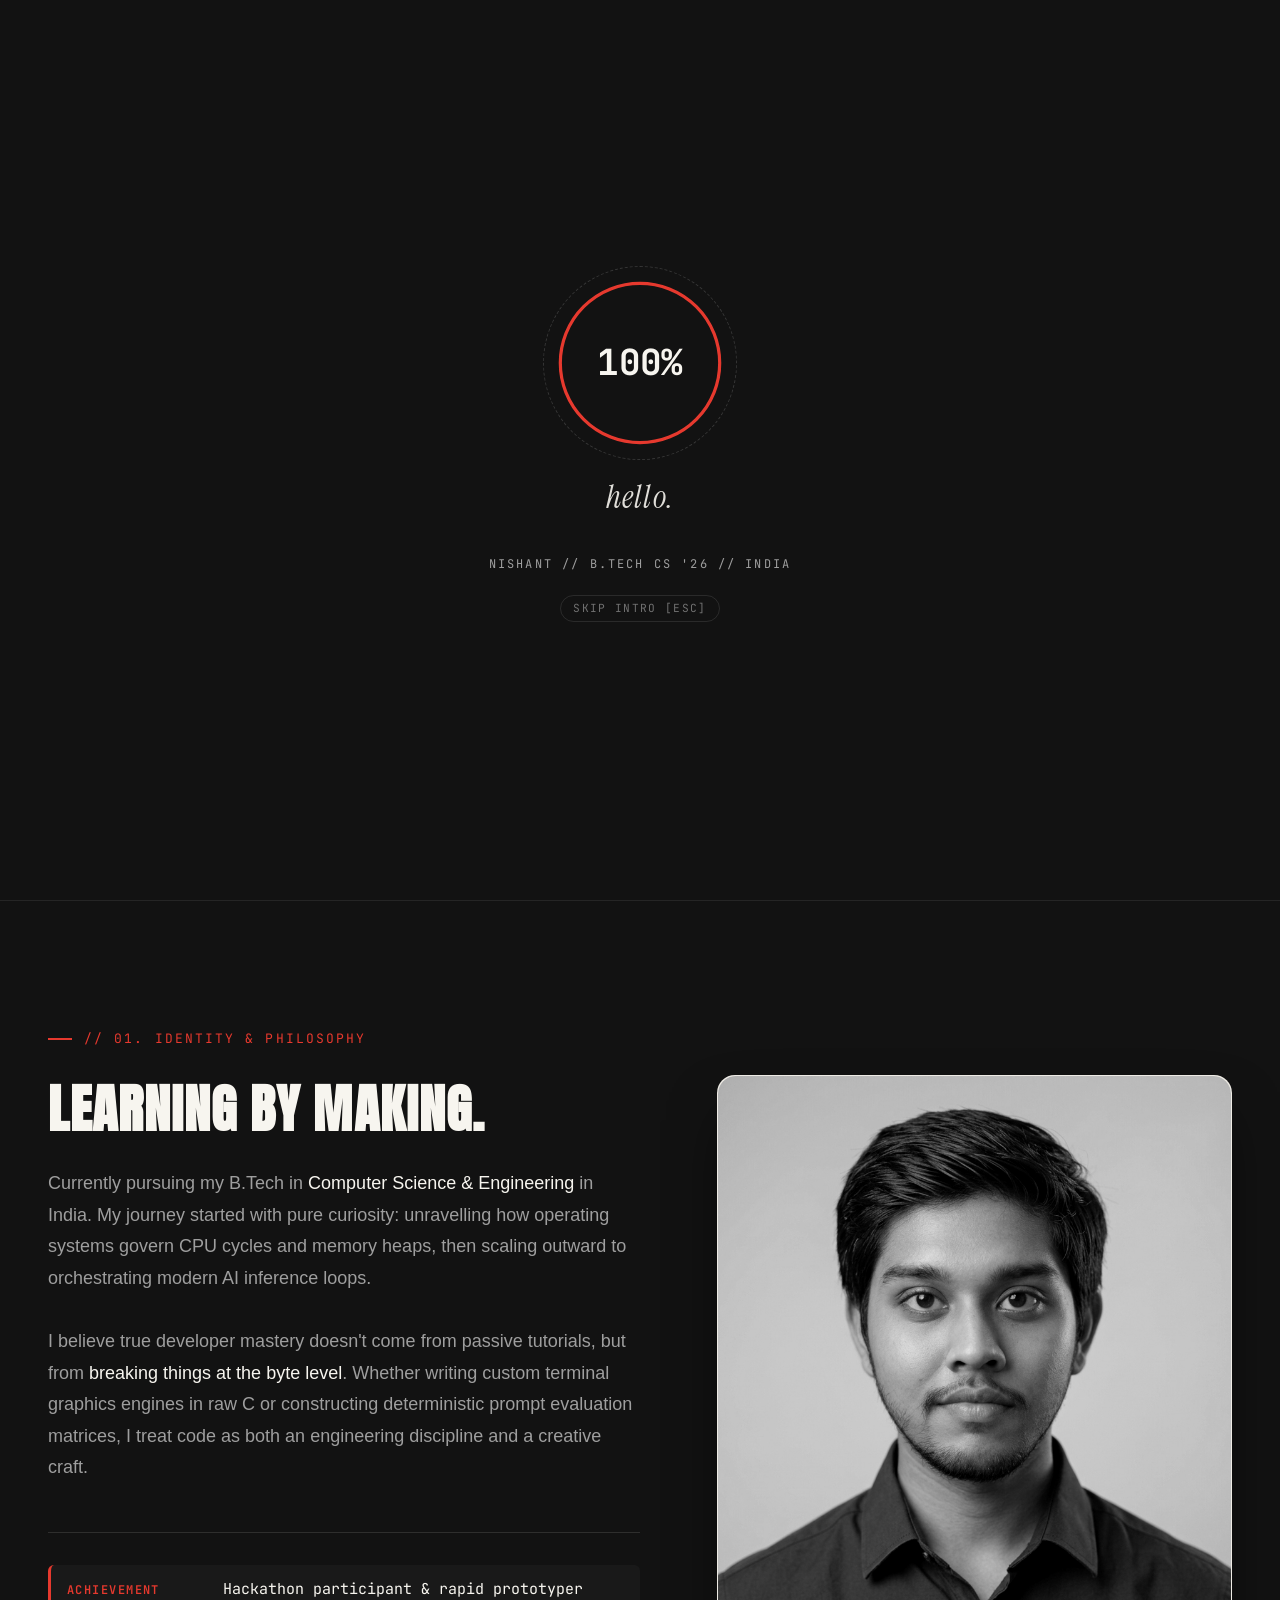
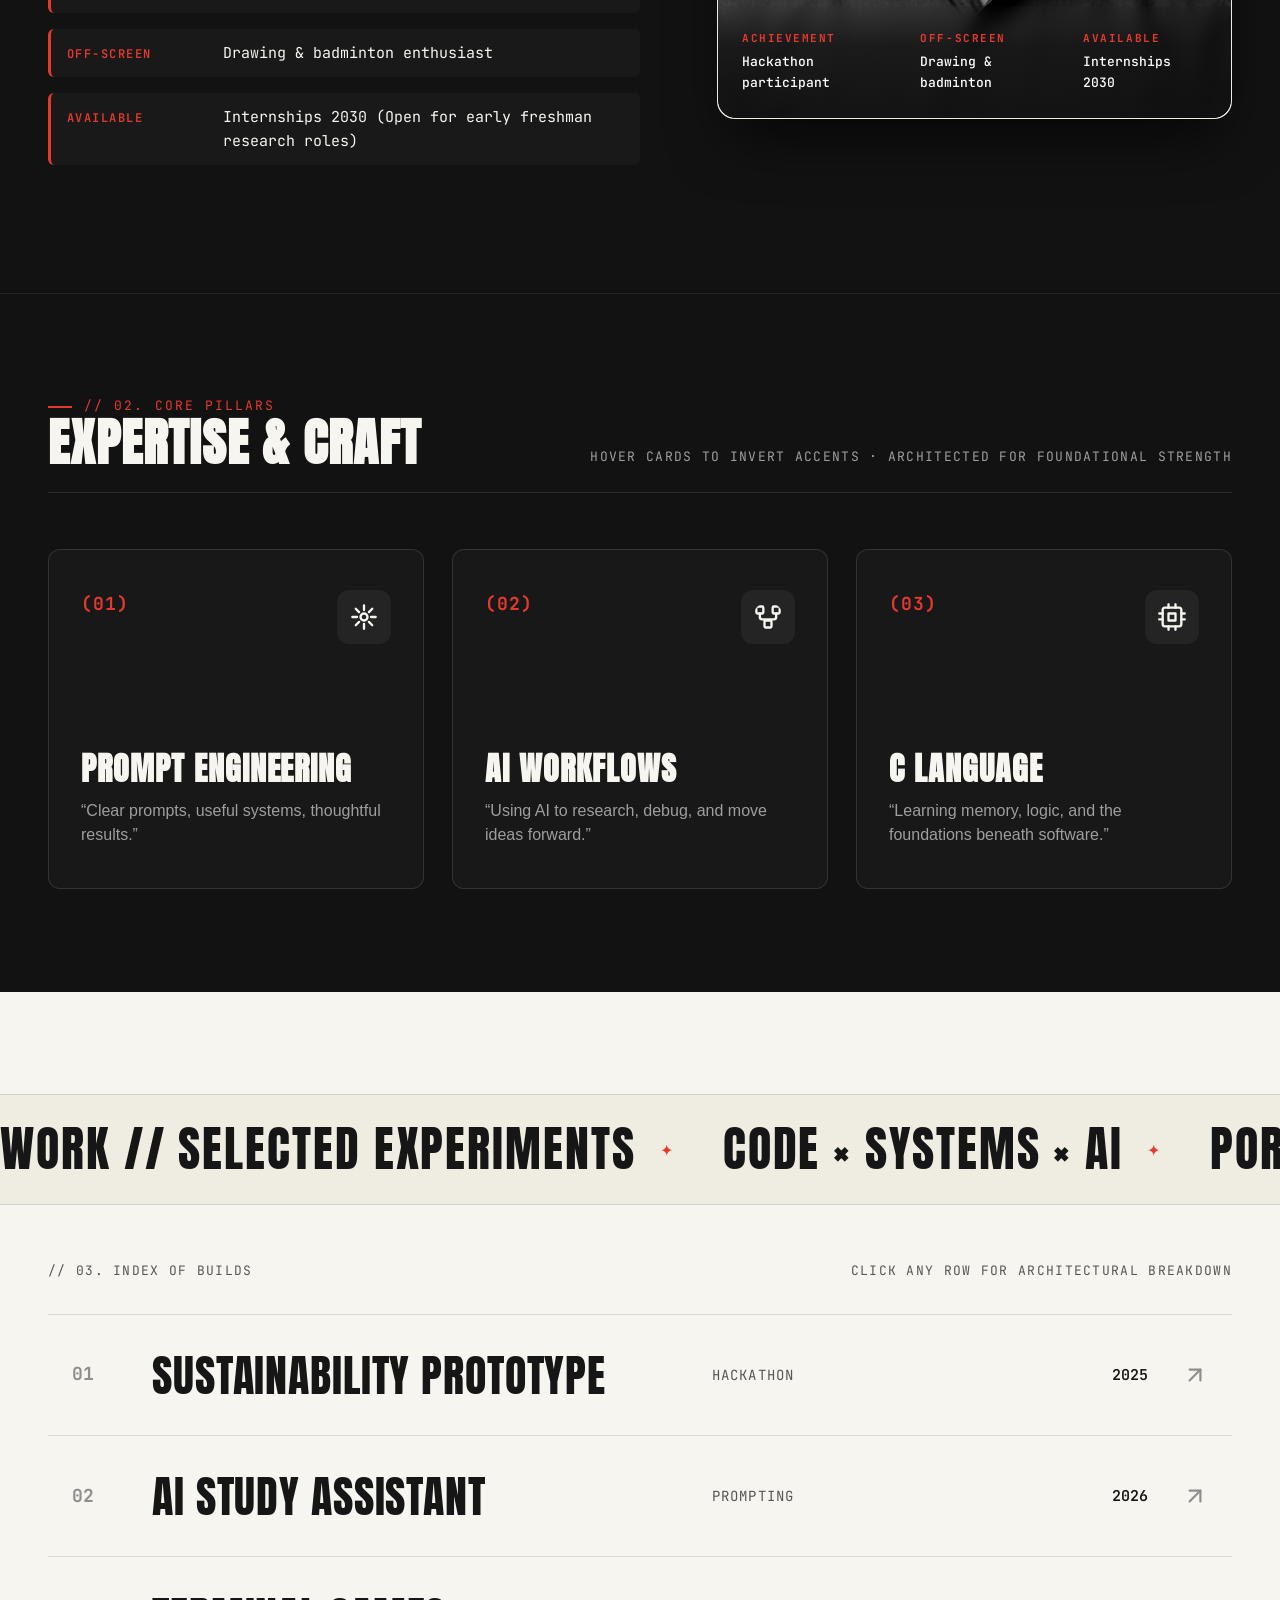
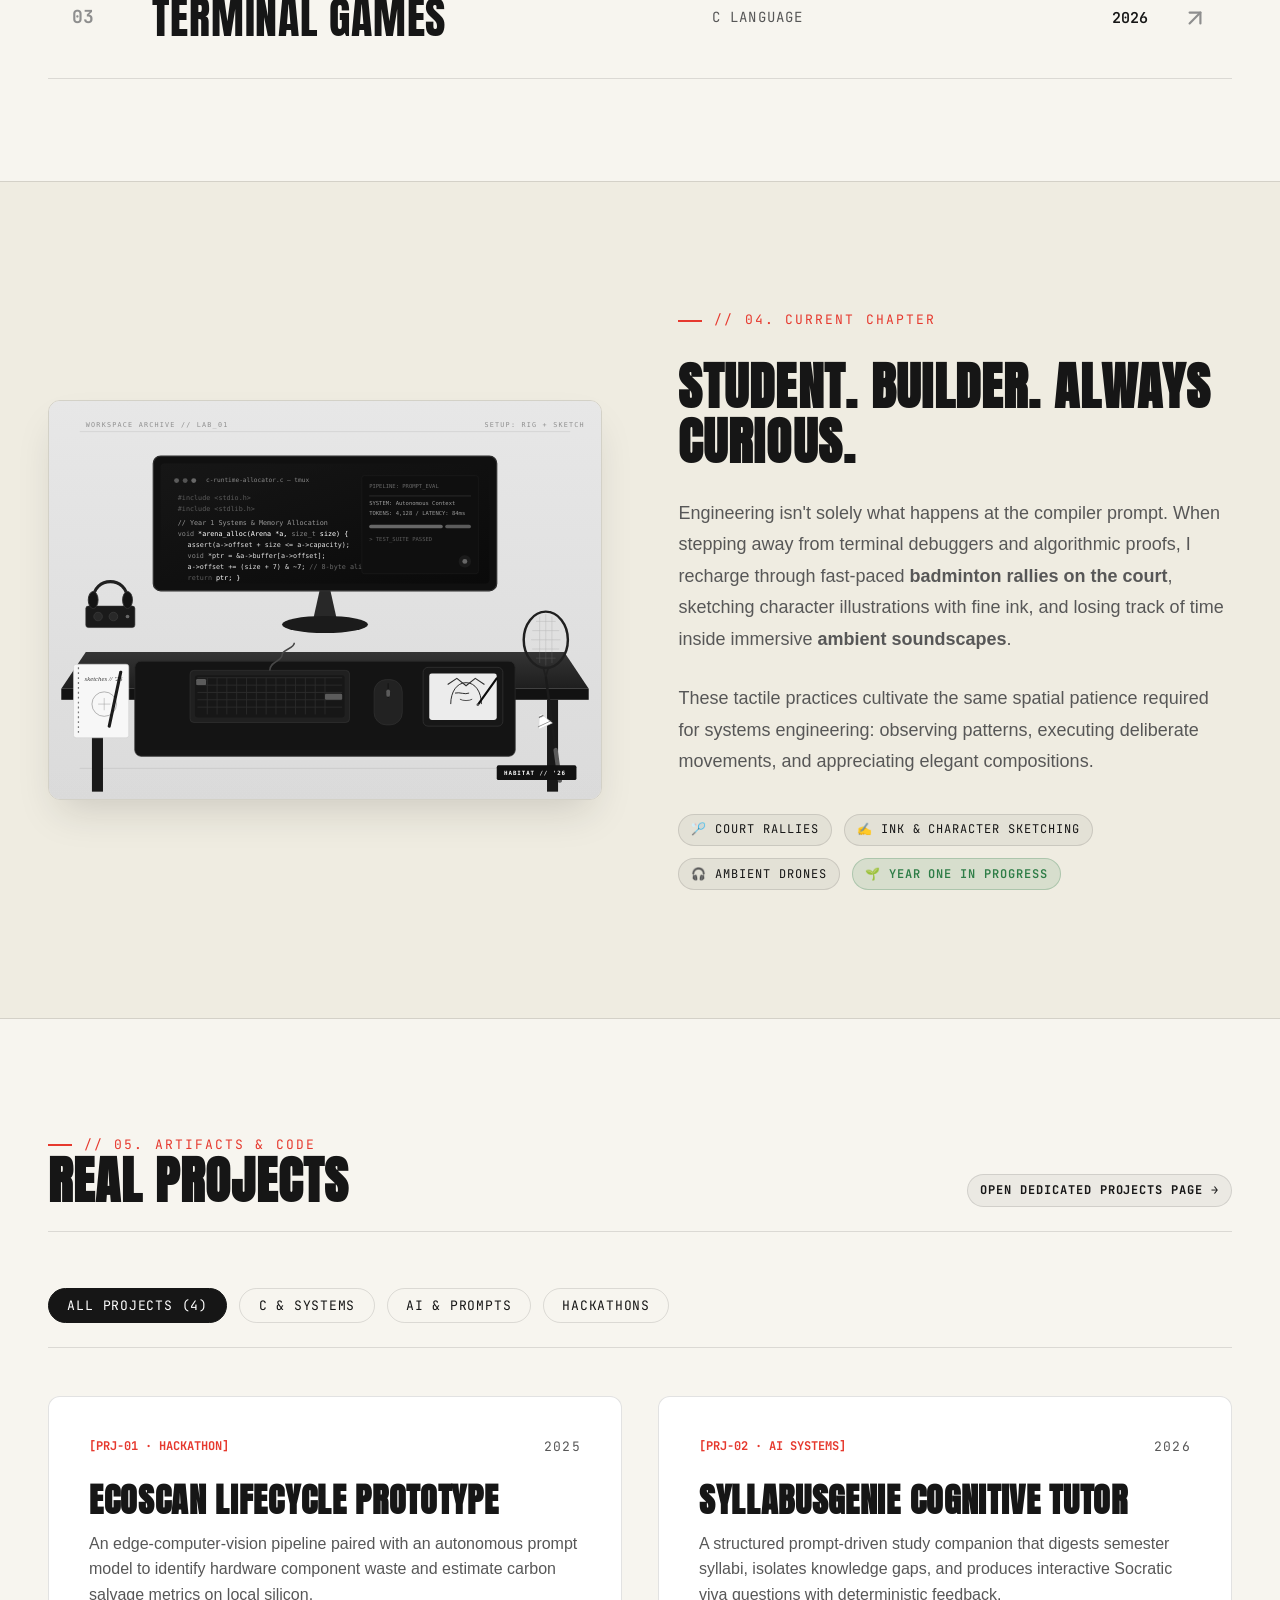
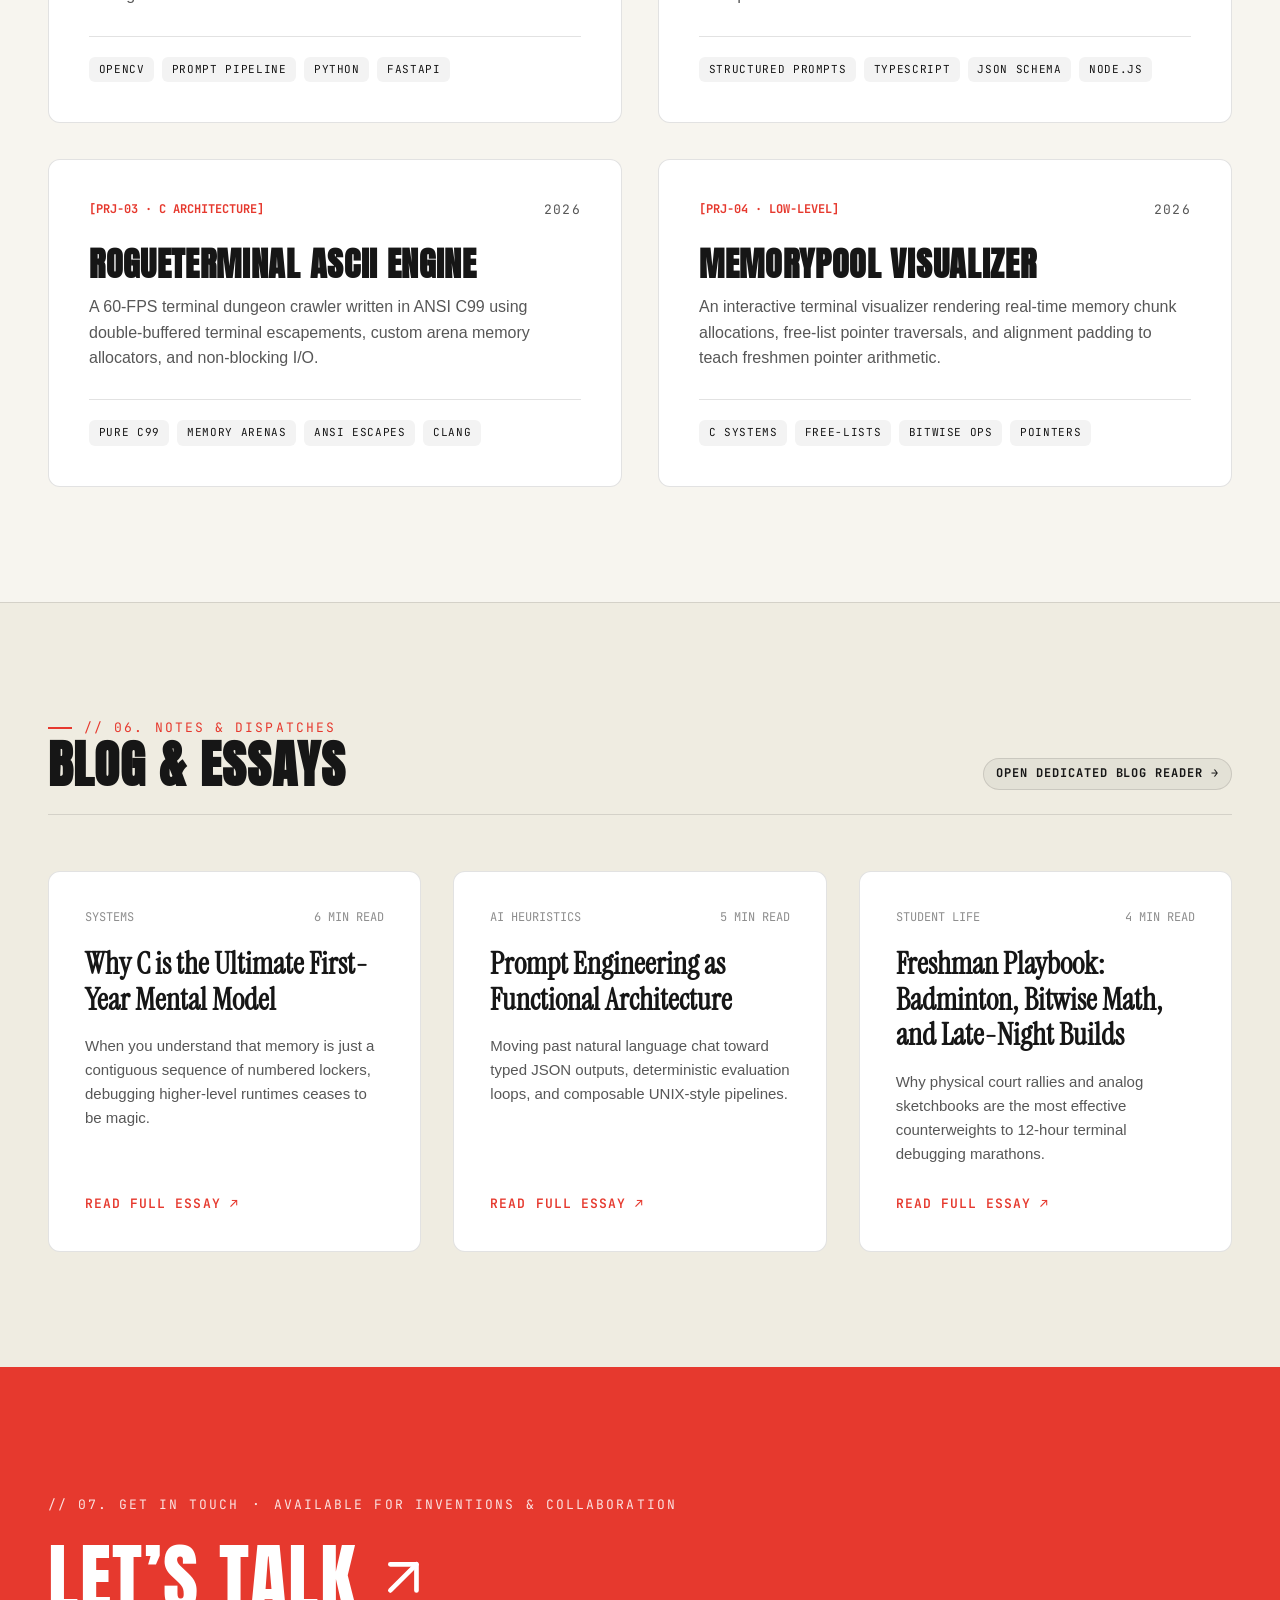
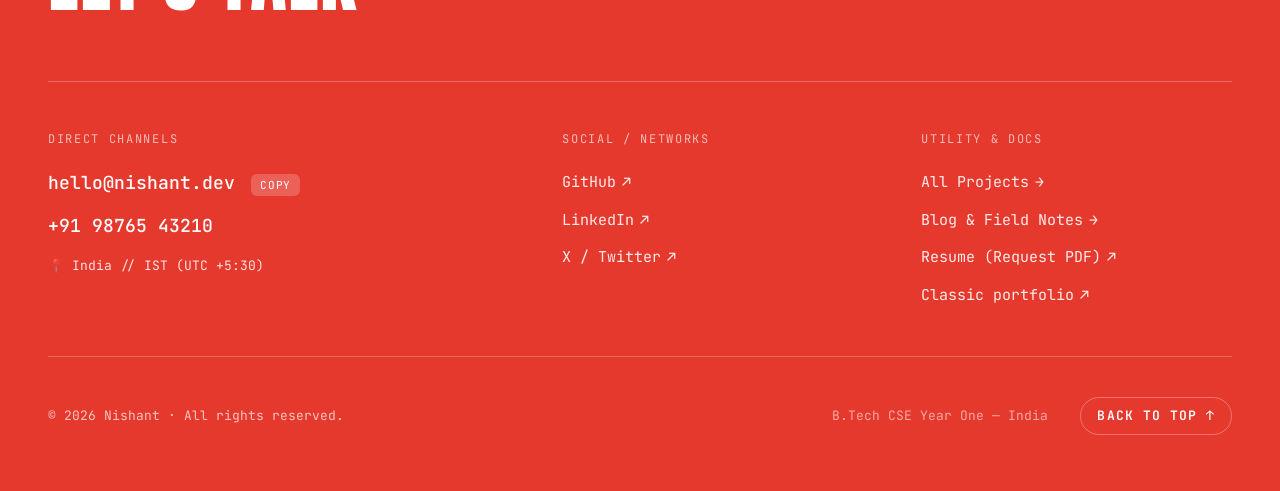
<file: index.html>
<!DOCTYPE html>
<html lang="en">
<head>
  <meta charset="UTF-8">
  <meta name="viewport" content="width=device-width, initial-scale=1.0">
  <title>Nishant — Creative Developer &amp; B.Tech CS Student</title>
  <meta name="description" content="Cinematic editorial portfolio of Nishant, a first-year Computer Science B.Tech student in India exploring C systems, prompt engineering, and creative technology.">
  <link rel="stylesheet" href="css/styles.css">
  <link rel="icon" href="data:image/svg+xml,<svg xmlns='http://www.w3.org/2000/svg' viewBox='0 0 100 100'><rect width='100' height='100' rx='20' fill='%23E6392E'/><text x='50%' y='65%' font-family='Anton' font-size='56' fill='%23FFFFFF' text-anchor='middle'>N</text></svg>">
</head>
<body>

  <!-- ==========================================================================
       0. FULL-SCREEN LOADING INTRO
       ========================================================================== -->
  <div id="loader-screen" role="progressbar" aria-label="Loading portfolio experience" aria-valuemin="0" aria-valuemax="100">
    <div class="loader-container">
      <div class="loader-ring-wrapper">
        <div class="loader-thin-spinner"></div>
        <svg class="loader-svg-ring" viewBox="0 0 160 160">
          <circle class="loader-circle-bg" cx="80" cy="80" r="75" fill="none" stroke-width="2"/>
          <circle id="loader-progress-circle" class="loader-circle-progress" cx="80" cy="80" r="75" fill="none" stroke-width="3"/>
        </svg>
        <div class="loader-counter-box">
          <span id="loader-counter" class="loader-percentage">0%</span>
        </div>
      </div>
      <div class="loader-hello-word">hello.</div>
      <div class="loader-meta">NISHANT // B.TECH CS '26 // INDIA</div>
      <button id="loader-skip-btn" class="loader-skip-btn" aria-label="Skip Loading Screen">Skip Intro [ESC]</button>
    </div>
  </div>

  <!-- ==========================================================================
       1. FIXED MINIMAL NAVIGATION
       ========================================================================== -->
  <header class="site-nav">
    <div class="container nav-inner">
      <a href="#hero" class="nav-brand" aria-label="Nishant Homepage">
        <span class="brand-dot"></span>
        <span>NISHANT</span>
        <span class="brand-sub">/ B.TECH '26</span>
      </a>

      <nav aria-label="Main Navigation">
        <ul class="nav-links">
          <li><a href="#about" class="nav-link">About</a></li>
          <li><a href="#expertise" class="nav-link">Expertise</a></li>
          <li><a href="#work" class="nav-link">Work</a></li>
          <li><a href="#chapter" class="nav-link">Chapter</a></li>
          <li><a href="#projects" class="nav-link">Projects</a></li>
          <li><a href="#blog" class="nav-link">Blog</a></li>
          <li><a href="#contact" class="nav-link">Contact</a></li>
        </ul>
      </nav>

      <div class="nav-actions">
        <div class="nav-ist-clock" title="Current Time in India (IST)">
          <span class="status-dot"></span>
          <span>IST:</span>
          <span id="ist-clock-time">12:24:27</span>
        </div>
        <a href="#contact" class="nav-cta">Let's Talk</a>
      </div>

      <!-- Mobile Hamburger Button -->
      <button id="hamburger-btn" class="hamburger-btn" aria-label="Toggle navigation menu" aria-expanded="false">
        <span class="hamburger-line"></span>
        <span class="hamburger-line"></span>
        <span class="hamburger-line"></span>
      </button>
    </div>
  </header>

  <!-- Mobile Drawer Menu -->
  <div id="mobile-nav-drawer" class="mobile-nav-drawer" role="dialog" aria-modal="true" aria-label="Mobile Navigation">
    <ul class="mobile-drawer-links">
      <li><a href="#about" class="mobile-drawer-link">01. About</a></li>
      <li><a href="#expertise" class="mobile-drawer-link">02. Expertise</a></li>
      <li><a href="#work" class="mobile-drawer-link">03. Selected Work</a></li>
      <li><a href="#chapter" class="mobile-drawer-link">04. Current Chapter</a></li>
      <li><a href="#projects" class="mobile-drawer-link">05. Real Projects</a></li>
      <li><a href="#blog" class="mobile-drawer-link">06. Blog</a></li>
      <li><a href="#contact" class="mobile-drawer-link" style="color: var(--accent-red);">07. Contact</a></li>
    </ul>
    <div class="mobile-drawer-meta">
      <div><strong>Location:</strong> India / IST Timezone</div>
      <div><strong>Status:</strong> B.Tech Year One — Exploring Low-Level &amp; AI</div>
      <div><strong>Email:</strong> <a href="mailto:hello@nishant.dev" style="color: var(--accent-red);">hello@nishant.dev</a></div>
    </div>
  </div>

  <main id="main-content">

    <!-- ==========================================================================
         2. HERO SECTION
         ========================================================================== -->
    <section id="hero" class="hero-section">
      <div class="container">
        
        <!-- Small Mono Labels Row -->
        <div class="hero-meta-top">
          <span class="mono-label">Code × AI × Curiosity</span>
          <span class="mono-tag green">
            <span class="status-dot"></span>
            Available: Summer '26 / Internships 2030
          </span>
          <span class="mono-label">Portfolio / 2026</span>
          <span class="mono-label">B.Tech / Year One — India / IST</span>
        </div>

        <!-- Monumental Uppercase Title -->
        <div class="hero-title-container">
          <h1 class="hero-title-line-1">CREATIVE</h1>
          <h2 class="hero-title-line-2">Developer <span class="serif-accent">&amp; Student</span></h2>
        </div>

        <!-- Bottom Grid: Intro + Circular Scroll Button + Coordinates -->
        <div class="hero-bottom-grid">
          <div class="hero-intro-text">
            First-year Computer Science undergraduate dissecting the architecture between <strong>low-level C memory models</strong> and <strong>high-level autonomous prompt systems</strong>. Learning by shipping experiments that fuse precision, engineering discipline, and playful tactile design.
          </div>

          <div class="scroll-btn-wrapper">
            <a href="#about" class="scroll-circle-btn" aria-label="Scroll down to About section">
              <svg class="rotating-text-svg" viewBox="0 0 100 100">
                <path id="circleTextPath" d="M 50, 50 m -36, 0 a 36,36 0 1,1 72,0 a 36,36 0 1,1 -72,0" fill="none"/>
                <text class="rotating-text-path">
                  <textPath href="#circleTextPath">SCROLL DOWN · EXPLORE · SCROLL DOWN · </textPath>
                </text>
              </svg>
              <div class="scroll-arrow-center">
                <svg width="18" height="18" viewBox="0 0 24 24" fill="none" stroke="currentColor" stroke-width="2.5" stroke-linecap="round" stroke-linejoin="round">
                  <line x1="12" y1="5" x2="12" y2="19"></line>
                  <polyline points="19 12 12 19 5 12"></polyline>
                </svg>
              </div>
            </a>
          </div>

          <div class="hero-coords-box">
            <span class="mono-label">LAT / LONG: 28.6139° N, 77.2090° E</span>
            <span class="mono-label">SYSTEM: POSIX / CLANG / LLM</span>
            <span class="mono-label" style="color: var(--accent-red); font-weight: 600;">STATUS: ACTIVE LAB SESSION</span>
          </div>
        </div>

      </div>
    </section>

    <!-- ==========================================================================
         3. ABOUT SECTION (DARK EDITORIAL)
         ========================================================================== -->
    <section id="about" class="about-section">
      <div class="container">
        <div class="about-grid">
          
          <!-- Column 1: Bio & Facts -->
          <div class="about-content">
            <div class="section-eyebrow">// 01. IDENTITY &amp; PHILOSOPHY</div>
            <h2 class="about-heading">Learning by making.</h2>
            <p class="about-bio">
              Currently pursuing my B.Tech in <strong>Computer Science &amp; Engineering</strong> in India. My journey started with pure curiosity: unravelling how operating systems govern CPU cycles and memory heaps, then scaling outward to orchestrating modern AI inference loops.
            </p>
            <p class="about-bio">
              I believe true developer mastery doesn't come from passive tutorials, but from <strong>breaking things at the byte level</strong>. Whether writing custom terminal graphics engines in raw C or constructing deterministic prompt evaluation matrices, I treat code as both an engineering discipline and a creative craft.
            </p>

            <!-- Three Key Facts as requested -->
            <div class="about-facts-list">
              <div class="fact-item">
                <span class="fact-label">Achievement</span>
                <span class="fact-value">Hackathon participant &amp; rapid prototyper</span>
              </div>
              <div class="fact-item">
                <span class="fact-label">Off-screen</span>
                <span class="fact-value">Drawing &amp; badminton enthusiast</span>
              </div>
              <div class="fact-item">
                <span class="fact-label">Available</span>
                <span class="fact-value">Internships 2030 (Open for early freshman research roles)</span>
              </div>
            </div>
          </div>

          <!-- Column 2: Grayscale Portrait with Warm Light-Gray Background & Facts Overlay -->
          <div class="about-portrait-wrapper">
            <div class="portrait-frame">
              <img src="assets/portrait.jpg" alt="Professional Portrait of Nishant" class="portrait-img" width="1024" height="1024" loading="eager">
              
              <!-- Facts Overlaid at Bottom of Portrait -->
              <div class="portrait-overlay-facts">
                <div class="overlay-facts-grid">
                  <div class="overlay-fact-col">
                    <span class="overlay-fact-label">Achievement</span>
                    <span class="overlay-fact-val">Hackathon participant</span>
                  </div>
                  <div class="overlay-fact-col">
                    <span class="overlay-fact-label">Off-screen</span>
                    <span class="overlay-fact-val">Drawing &amp; badminton</span>
                  </div>
                  <div class="overlay-fact-col">
                    <span class="overlay-fact-label">Available</span>
                    <span class="overlay-fact-val">Internships 2030</span>
                  </div>
                </div>
              </div>

            </div>
          </div>

        </div>
      </div>
    </section>

    <!-- ==========================================================================
         4. EXPERTISE SECTION (DARK 3-COLUMN GRID WITH RED INVERT HOVER)
         ========================================================================== -->
    <section id="expertise" class="expertise-section">
      <div class="container">
        
        <div class="section-header-row">
          <div>
            <div class="section-eyebrow">// 02. CORE PILLARS</div>
            <h2 class="section-title-large">Expertise &amp; Craft</h2>
          </div>
          <p class="mono-label" style="color: var(--text-dark-secondary);">
            HOVER CARDS TO INVERT ACCENTS · ARCHITECTED FOR FOUNDATIONAL STRENGTH
          </p>
        </div>

        <div class="expertise-grid">

          <!-- Card 01: Prompt Engineering -->
          <article class="expertise-card" tabindex="0">
            <div class="card-top">
              <span class="card-marker">(01)</span>
              <div class="card-icon-box">
                <!-- Neural / Prompt Icon -->
                <svg class="card-icon" viewBox="0 0 24 24" stroke-linecap="round" stroke-linejoin="round">
                  <path d="M12 2v4M12 18v4M4.93 4.93l2.83 2.83M16.24 16.24l2.83 2.83M2 12h4M18 12h4M4.93 19.07l2.83-2.83M16.24 7.76l2.83-2.83"/>
                  <circle cx="12" cy="12" r="3"/>
                </svg>
              </div>
            </div>
            <div class="card-body">
              <h3 class="card-title">Prompt Engineering</h3>
              <p class="card-desc">“Clear prompts, useful systems, thoughtful results.”</p>
            </div>
          </article>

          <!-- Card 02: AI Workflows -->
          <article class="expertise-card" tabindex="0">
            <div class="card-top">
              <span class="card-marker">(02)</span>
              <div class="card-icon-box">
                <!-- Node Pipeline Icon -->
                <svg class="card-icon" viewBox="0 0 24 24" stroke-linecap="round" stroke-linejoin="round">
                  <rect x="2" y="3" width="6" height="6" rx="1"/>
                  <rect x="16" y="3" width="6" height="6" rx="1"/>
                  <rect x="9" y="15" width="6" height="6" rx="1"/>
                  <path d="M5 9v3a2 2 0 0 0 2 2h5M19 9v3a2 2 0 0 1-2 2h-5"/>
                </svg>
              </div>
            </div>
            <div class="card-body">
              <h3 class="card-title">AI Workflows</h3>
              <p class="card-desc">“Using AI to research, debug, and move ideas forward.”</p>
            </div>
          </article>

          <!-- Card 03: C Language -->
          <article class="expertise-card" tabindex="0">
            <div class="card-top">
              <span class="card-marker">(03)</span>
              <div class="card-icon-box">
                <!-- CPU / Memory Layout Icon -->
                <svg class="card-icon" viewBox="0 0 24 24" stroke-linecap="round" stroke-linejoin="round">
                  <rect x="4" y="4" width="16" height="16" rx="2"/>
                  <rect x="9" y="9" width="6" height="6"/>
                  <path d="M9 1v3M15 1v3M9 20v3M15 20v3M20 9h3M20 14h3M1 9h3M1 14h3"/>
                </svg>
              </div>
            </div>
            <div class="card-body">
              <h3 class="card-title">C Language</h3>
              <p class="card-desc">“Learning memory, logic, and the foundations beneath software.”</p>
            </div>
          </article>

        </div>
      </div>
    </section>

    <!-- ==========================================================================
         5. WORK SECTION (EDGE-TO-EDGE EDITORIAL LIST)
         ========================================================================== -->
    <section id="work" class="work-section">
      
      <!-- Enormous edge-to-edge uppercase header -->
      <!-- Refined edge-to-edge marquee ribbon -->
      <div class="work-edge-header-wrapper" aria-hidden="true">
        <div class="work-marquee-track">
          <span class="work-marquee-item">WORK // SELECTED EXPERIMENTS</span>
          <span class="work-marquee-item">CODE × SYSTEMS × AI</span>
          <span class="work-marquee-item">PORTFOLIO // 2026</span>
          <span class="work-marquee-item">WORK // SELECTED EXPERIMENTS</span>
          <span class="work-marquee-item">CODE × SYSTEMS × AI</span>
          <span class="work-marquee-item">PORTFOLIO // 2026</span>
        </div>
      </div>

      <div class="container">
        
        <div style="display: flex; justify-content: space-between; align-items: baseline; margin-bottom: 2rem;">
          <span class="mono-label">// 03. INDEX OF BUILDS</span>
          <span class="mono-label">CLICK ANY ROW FOR ARCHITECTURAL BREAKDOWN</span>
        </div>

        <div class="work-list" role="list">
          
          <!-- Experiment 01 -->
          <div class="work-row" role="listitem" data-work-id="sustainability" tabindex="0" aria-label="View Sustainability Prototype details">
            <span class="work-num">01</span>
            <div class="work-title">Sustainability Prototype</div>
            <div class="work-field">Hackathon</div>
            <div class="work-year">2025</div>
            <div class="work-arrow">
              <svg viewBox="0 0 24 24" fill="none" stroke="currentColor" stroke-width="2" stroke-linecap="round" stroke-linejoin="round">
                <line x1="7" y1="17" x2="17" y2="7"></line>
                <polyline points="7 7 17 7 17 17"></polyline>
              </svg>
            </div>
          </div>

          <!-- Experiment 02 -->
          <div class="work-row" role="listitem" data-work-id="ai-assistant" tabindex="0" aria-label="View AI Study Assistant details">
            <span class="work-num">02</span>
            <div class="work-title">AI Study Assistant</div>
            <div class="work-field">Prompting</div>
            <div class="work-year">2026</div>
            <div class="work-arrow">
              <svg viewBox="0 0 24 24" fill="none" stroke="currentColor" stroke-width="2" stroke-linecap="round" stroke-linejoin="round">
                <line x1="7" y1="17" x2="17" y2="7"></line>
                <polyline points="7 7 17 7 17 17"></polyline>
              </svg>
            </div>
          </div>

          <!-- Experiment 03 -->
          <div class="work-row" role="listitem" data-work-id="terminal-games" tabindex="0" aria-label="View Terminal Games details">
            <span class="work-num">03</span>
            <div class="work-title">Terminal Games</div>
            <div class="work-field">C Language</div>
            <div class="work-year">2026</div>
            <div class="work-arrow">
              <svg viewBox="0 0 24 24" fill="none" stroke="currentColor" stroke-width="2" stroke-linecap="round" stroke-linejoin="round">
                <line x1="7" y1="17" x2="17" y2="7"></line>
                <polyline points="7 7 17 7 17 17"></polyline>
              </svg>
            </div>
          </div>

        </div>
      </div>
    </section>

    <!-- ==========================================================================
         6. CURRENT CHAPTER SECTION
         ========================================================================== -->
    <section id="chapter" class="chapter-section">
      <div class="container">
        <div class="chapter-grid">
          
          <!-- Workspace Image -->
          <div class="chapter-media-wrapper">
            <img src="assets/workspace.svg" alt="Nishant's Grayscale Workspace Illustration with Ultrawide Monitor, Mechanical Keyboard, Drawing Tablet, and Badminton Gear" class="chapter-img" width="900" height="650" loading="lazy">
          </div>

          <!-- Content: Student. Builder. Always curious. -->
          <div class="chapter-content">
            <div class="section-eyebrow">// 04. CURRENT CHAPTER</div>
            <h2 class="chapter-headline">Student. Builder. Always curious.</h2>
            <p class="chapter-text">
              Engineering isn't solely what happens at the compiler prompt. When stepping away from terminal debuggers and algorithmic proofs, I recharge through fast-paced <strong>badminton rallies on the court</strong>, sketching character illustrations with fine ink, and losing track of time inside immersive <strong>ambient soundscapes</strong>.
            </p>
            <p class="chapter-text">
              These tactile practices cultivate the same spatial patience required for systems engineering: observing patterns, executing deliberate movements, and appreciating elegant compositions.
            </p>
            <div class="chapter-tags">
              <span class="mono-tag">🏸 Court Rallies</span>
              <span class="mono-tag">✍️ Ink &amp; Character Sketching</span>
              <span class="mono-tag">🎧 Ambient Drones</span>
              <span class="mono-tag green">🌱 Year One in Progress</span>
            </div>
          </div>

        </div>
      </div>
    </section>

    <!-- ==========================================================================
         7. REAL PROJECTS SHOWCASE & EXPLORER
         ========================================================================== -->
    <section id="projects" class="projects-section">
      <div class="container">
        
        <div class="section-header-row" style="border-bottom: 1px solid var(--border-light);">
          <div>
            <div class="section-eyebrow">// 05. ARTIFACTS &amp; CODE</div>
            <h2 class="section-title-large" style="color: var(--ink-charcoal);">Real Projects</h2>
          </div>
          <div style="display: flex; gap: 1rem; align-items: center;">
            <a href="projects.html" class="mono-tag" style="font-weight: 700;">Open Dedicated Projects Page →</a>
          </div>
        </div>

        <!-- Filter Tags -->
        <div class="filter-bar" role="toolbar" aria-label="Project Category Filters">
          <button class="filter-btn active" data-filter="all">All Projects (4)</button>
          <button class="filter-btn" data-filter="systems">C &amp; Systems</button>
          <button class="filter-btn" data-filter="ai">AI &amp; Prompts</button>
          <button class="filter-btn" data-filter="hackathon">Hackathons</button>
        </div>

        <!-- Projects Grid -->
        <div class="projects-grid">
          
          <!-- Project 01 -->
          <article class="project-card" data-category="hackathon ai" tabindex="0" onclick="window.location.href='projects.html#ecoscan'">
            <div>
              <div class="project-card-header">
                <span class="project-code-badge">[PRJ-01 · HACKATHON]</span>
                <span class="mono-label">2025</span>
              </div>
              <h3 class="project-card-title">EcoScan Lifecycle Prototype</h3>
              <p class="project-card-desc">
                An edge-computer-vision pipeline paired with an autonomous prompt model to identify hardware component waste and estimate carbon salvage metrics on local silicon.
              </p>
            </div>
            <div class="project-stack-tags">
              <span class="project-stack-pill">OpenCV</span>
              <span class="project-stack-pill">Prompt Pipeline</span>
              <span class="project-stack-pill">Python</span>
              <span class="project-stack-pill">FastAPI</span>
            </div>
          </article>

          <!-- Project 02 -->
          <article class="project-card" data-category="ai" tabindex="0" onclick="window.location.href='projects.html#syllabusgenie'">
            <div>
              <div class="project-card-header">
                <span class="project-code-badge">[PRJ-02 · AI SYSTEMS]</span>
                <span class="mono-label">2026</span>
              </div>
              <h3 class="project-card-title">SyllabusGenie Cognitive Tutor</h3>
              <p class="project-card-desc">
                A structured prompt-driven study companion that digests semester syllabi, isolates knowledge gaps, and produces interactive Socratic viva questions with deterministic feedback.
              </p>
            </div>
            <div class="project-stack-tags">
              <span class="project-stack-pill">Structured Prompts</span>
              <span class="project-stack-pill">TypeScript</span>
              <span class="project-stack-pill">JSON Schema</span>
              <span class="project-stack-pill">Node.js</span>
            </div>
          </article>

          <!-- Project 03 -->
          <article class="project-card" data-category="systems" tabindex="0" onclick="window.location.href='projects.html#rogueterminal'">
            <div>
              <div class="project-card-header">
                <span class="project-code-badge">[PRJ-03 · C ARCHITECTURE]</span>
                <span class="mono-label">2026</span>
              </div>
              <h3 class="project-card-title">RogueTerminal ASCII Engine</h3>
              <p class="project-card-desc">
                A 60-FPS terminal dungeon crawler written in ANSI C99 using double-buffered terminal escapements, custom arena memory allocators, and non-blocking I/O.
              </p>
            </div>
            <div class="project-stack-tags">
              <span class="project-stack-pill">Pure C99</span>
              <span class="project-stack-pill">Memory Arenas</span>
              <span class="project-stack-pill">ANSI Escapes</span>
              <span class="project-stack-pill">Clang</span>
            </div>
          </article>

          <!-- Project 04 -->
          <article class="project-card" data-category="systems" tabindex="0" onclick="window.location.href='projects.html#memorypool'">
            <div>
              <div class="project-card-header">
                <span class="project-code-badge">[PRJ-04 · LOW-LEVEL]</span>
                <span class="mono-label">2026</span>
              </div>
              <h3 class="project-card-title">MemoryPool Visualizer</h3>
              <p class="project-card-desc">
                An interactive terminal visualizer rendering real-time memory chunk allocations, free-list pointer traversals, and alignment padding to teach freshmen pointer arithmetic.
              </p>
            </div>
            <div class="project-stack-tags">
              <span class="project-stack-pill">C Systems</span>
              <span class="project-stack-pill">Free-Lists</span>
              <span class="project-stack-pill">Bitwise Ops</span>
              <span class="project-stack-pill">Pointers</span>
            </div>
          </article>

        </div>
      </div>
    </section>

    <!-- ==========================================================================
         8. EDITORIAL BLOG SECTION
         ========================================================================== -->
    <section id="blog" class="blog-section">
      <div class="container">
        
        <div class="section-header-row" style="border-bottom: 1px solid var(--border-light);">
          <div>
            <div class="section-eyebrow">// 06. NOTES &amp; DISPATCHES</div>
            <h2 class="section-title-large" style="color: var(--ink-charcoal);">Blog &amp; Essays</h2>
          </div>
          <div>
            <a href="blog.html" class="mono-tag" style="font-weight: 700;">Open Dedicated Blog Reader →</a>
          </div>
        </div>

        <div class="blog-grid">
          
          <!-- Blog Card 01 -->
          <article class="blog-card" data-blog-id="c-mental-model" tabindex="0" role="button" aria-label="Read article: Why C is the Ultimate First-Year Mental Model">
            <div>
              <div class="blog-meta-top">
                <span>SYSTEMS</span>
                <span>6 MIN READ</span>
              </div>
              <h3 class="blog-title">Why C is the Ultimate First-Year Mental Model</h3>
              <p class="blog-snippet">
                When you understand that memory is just a contiguous sequence of numbered lockers, debugging higher-level runtimes ceases to be magic.
              </p>
            </div>
            <div class="blog-read-link">Read Full Essay ↗</div>
          </article>

          <!-- Blog Card 02 -->
          <article class="blog-card" data-blog-id="prompt-engineering-pipelines" tabindex="0" role="button" aria-label="Read article: Prompt Engineering as Functional Architecture">
            <div>
              <div class="blog-meta-top">
                <span>AI HEURISTICS</span>
                <span>5 MIN READ</span>
              </div>
              <h3 class="blog-title">Prompt Engineering as Functional Architecture</h3>
              <p class="blog-snippet">
                Moving past natural language chat toward typed JSON outputs, deterministic evaluation loops, and composable UNIX-style pipelines.
              </p>
            </div>
            <div class="blog-read-link">Read Full Essay ↗</div>
          </article>

          <!-- Blog Card 03 -->
          <article class="blog-card" data-blog-id="freshman-playbook" tabindex="0" role="button" aria-label="Read article: Freshman Playbook">
            <div>
              <div class="blog-meta-top">
                <span>STUDENT LIFE</span>
                <span>4 MIN READ</span>
              </div>
              <h3 class="blog-title">Freshman Playbook: Badminton, Bitwise Math, and Late-Night Builds</h3>
              <p class="blog-snippet">
                Why physical court rallies and analog sketchbooks are the most effective counterweights to 12-hour terminal debugging marathons.
              </p>
            </div>
            <div class="blog-read-link">Read Full Essay ↗</div>
          </article>

        </div>
      </div>
    </section>

  </main>

  <!-- ==========================================================================
       9. CONTACT FOOTER (BOLD RED ACCENT BACKGROUND)
       ========================================================================== -->
  <footer id="contact" class="contact-footer">
    <div class="container">
      
      <!-- Huge Let's Talk CTA Link -->
      <div class="footer-top">
        <div class="footer-eyebrow">
          <span>// 07. GET IN TOUCH</span>
          <span>·</span>
          <span>AVAILABLE FOR INVENTIONS &amp; COLLABORATION</span>
        </div>
        <a href="mailto:hello@nishant.dev" class="footer-cta-link" aria-label="Send email to hello@nishant.dev">
          <span>Let’s talk</span>
          <svg viewBox="0 0 24 24" fill="none" stroke="currentColor" stroke-linecap="round" stroke-linejoin="round">
            <line x1="5" y1="19" x2="19" y2="5"></line>
            <polyline points="5 5 19 5 19 19"></polyline>
          </svg>
        </a>
      </div>

      <!-- Footer Details Grid -->
      <div class="footer-details-grid">
        
        <!-- Col 1: Direct Contact -->
        <div>
          <div class="footer-col-title">Direct Channels</div>
          <div class="footer-contact-item">
            <a href="mailto:hello@nishant.dev" class="footer-contact-link">hello@nishant.dev</a>
            <button class="copy-btn copy-email-btn" aria-label="Copy email address to clipboard">Copy</button>
          </div>
          <div class="footer-contact-item">
            <a href="tel:+919876543210" class="footer-contact-link">+91 98765 43210</a>
          </div>
          <div style="margin-top: 1rem; font-family: var(--font-mono); font-size: 0.8125rem; opacity: 0.85;">
            📍 India // IST (UTC +5:30)
          </div>
        </div>

        <!-- Col 2: Social Links -->
        <div>
          <div class="footer-col-title">Social / Networks</div>
          <ul class="footer-links-list">
            <li>
              <a href="https://github.com" target="_blank" rel="noopener noreferrer" class="footer-sub-link">
                GitHub <span>↗</span>
              </a>
            </li>
            <li>
              <a href="https://linkedin.com" target="_blank" rel="noopener noreferrer" class="footer-sub-link">
                LinkedIn <span>↗</span>
              </a>
            </li>
            <li>
              <a href="https://x.com" target="_blank" rel="noopener noreferrer" class="footer-sub-link">
                X / Twitter <span>↗</span>
              </a>
            </li>
          </ul>
        </div>

        <!-- Col 3: Utility Links -->
        <div>
          <div class="footer-col-title">Utility &amp; Docs</div>
          <ul class="footer-links-list">
            <li>
              <a href="projects.html" class="footer-sub-link">All Projects <span>→</span></a>
            </li>
            <li>
              <a href="blog.html" class="footer-sub-link">Blog &amp; Field Notes <span>→</span></a>
            </li>
            <li>
              <a href="#hero" class="footer-sub-link copy-email-btn">Resume (Request PDF) <span>↗</span></a>
            </li>
            <li>
              <a href="#" class="footer-sub-link" onclick="alert('Viewing Classic Portfolio Archive (2025). Redirecting to minimal view.'); return false;">Classic portfolio <span>↗</span></a>
            </li>
          </ul>
        </div>

      </div>

      <!-- Footer Bottom Bar -->
      <div class="footer-bottom-bar">
        <div>© 2026 Nishant · All rights reserved.</div>
        <div style="display: flex; gap: 2rem; align-items: center;">
          <span style="opacity: 0.8;">B.Tech CSE Year One — India</span>
          <a href="#hero" class="back-to-top-btn" aria-label="Back to top of page">
            Back to top ↑
          </a>
        </div>
      </div>

    </div>
  </footer>

  <!-- ==========================================================================
       10. REUSABLE MODAL CONTAINER (FOR SELECTED WORK & BLOG ESSAYS)
       ========================================================================== -->
  <div id="site-modal" class="modal-overlay" role="dialog" aria-modal="true" aria-labelledby="modal-title">
    <div class="modal-container">
      <button id="modal-close-btn" class="modal-close-btn" aria-label="Close modal">&times;</button>
      <div class="modal-body">
        <div id="modal-eyebrow" class="mono-label" style="color: var(--accent-red); margin-bottom: 0.5rem;">CATEGORY // METRIC</div>
        <h3 id="modal-title" class="modal-title">Modal Title</h3>
        <div class="modal-meta-row">
          <span>NISHANT EXPERIMENTS</span>
          <span>·</span>
          <span>VERIFIED SPEC</span>
        </div>
        <div id="modal-body-content">
          <!-- Dynamic Content Loaded by JS -->
        </div>
      </div>
    </div>
  </div>

  <!-- Toast Notification Badge -->
  <div id="toast-msg" class="toast-msg" role="status" aria-live="polite">✓ Copied to clipboard</div>

  <!-- Main JavaScript Engine -->
  <script src="js/main.js"></script>
  <script src="https://cdn.botpress.cloud/webchat/v5.0/inject.js"></script>
<script src="https://files.bpcontent.cloud/2026/10/12/02/20261012024920-V574P4F3.js" defer></script>
</body>
</html>
</file>
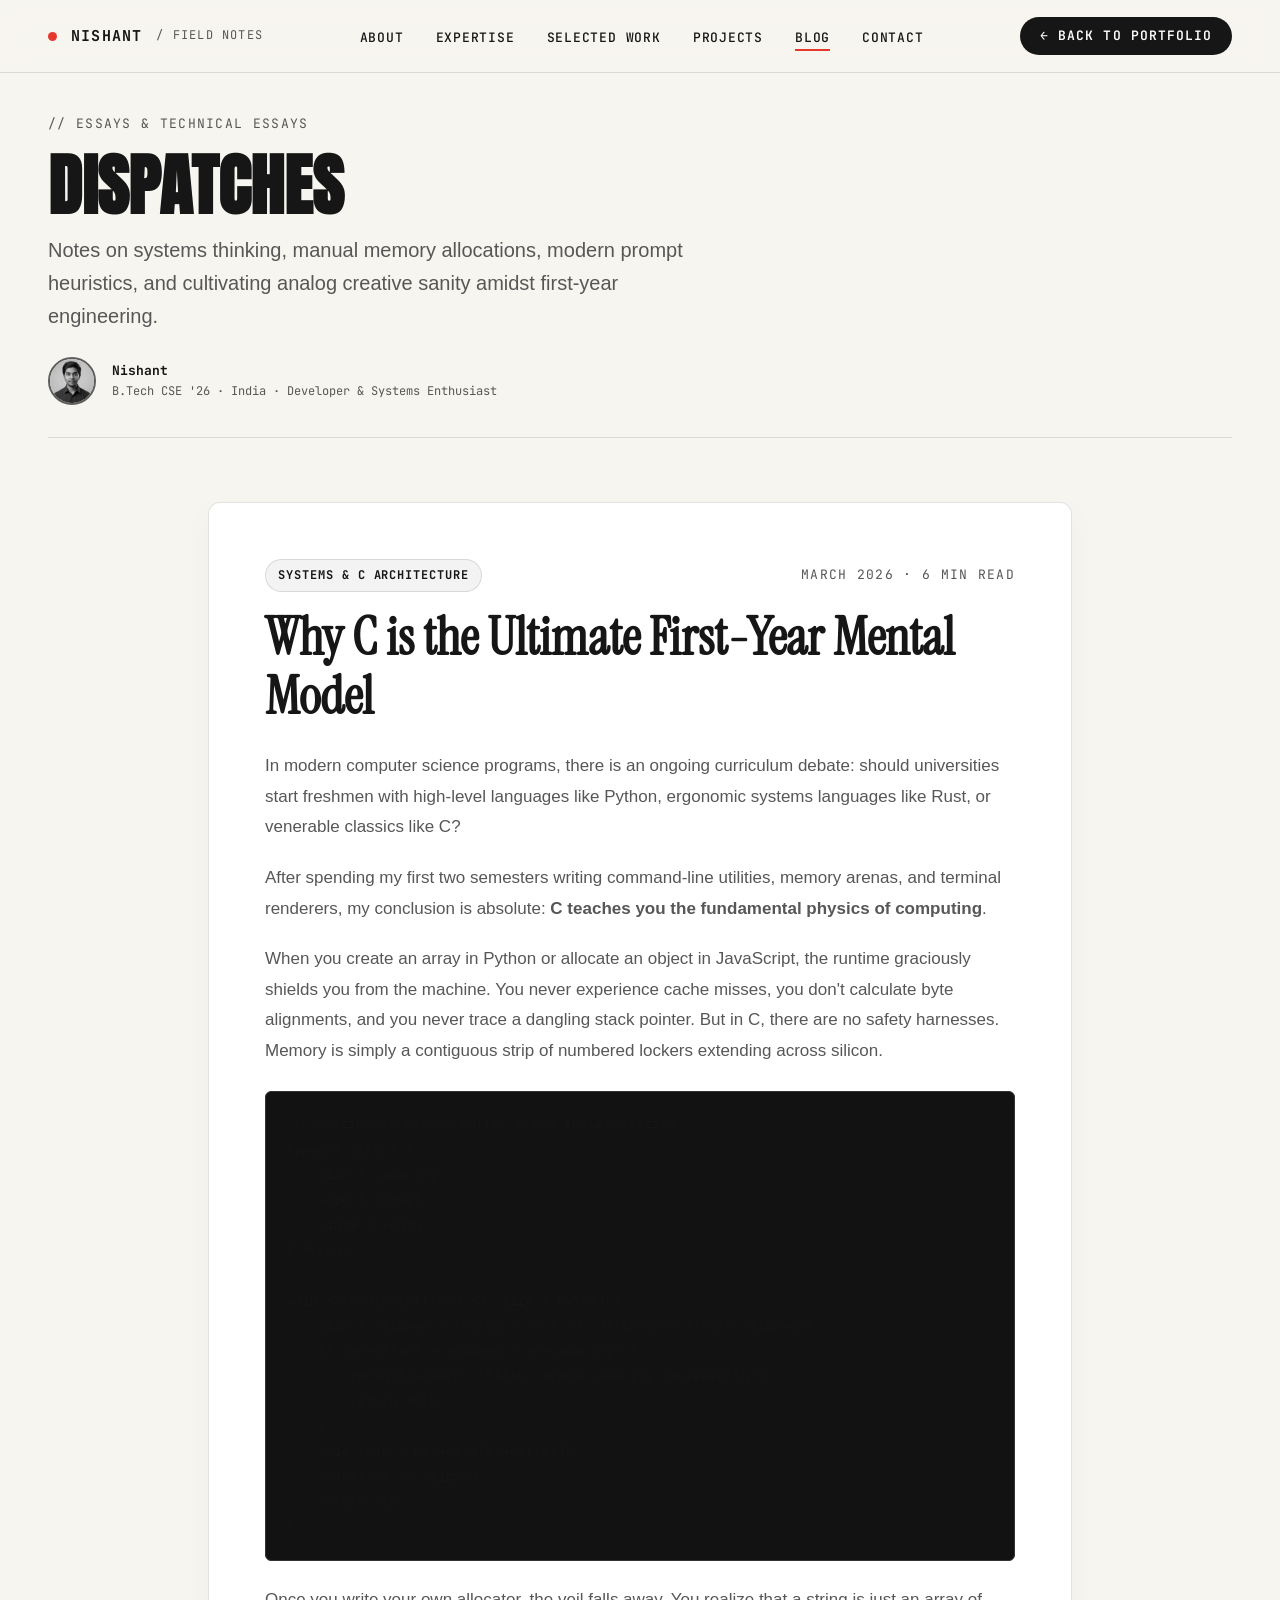
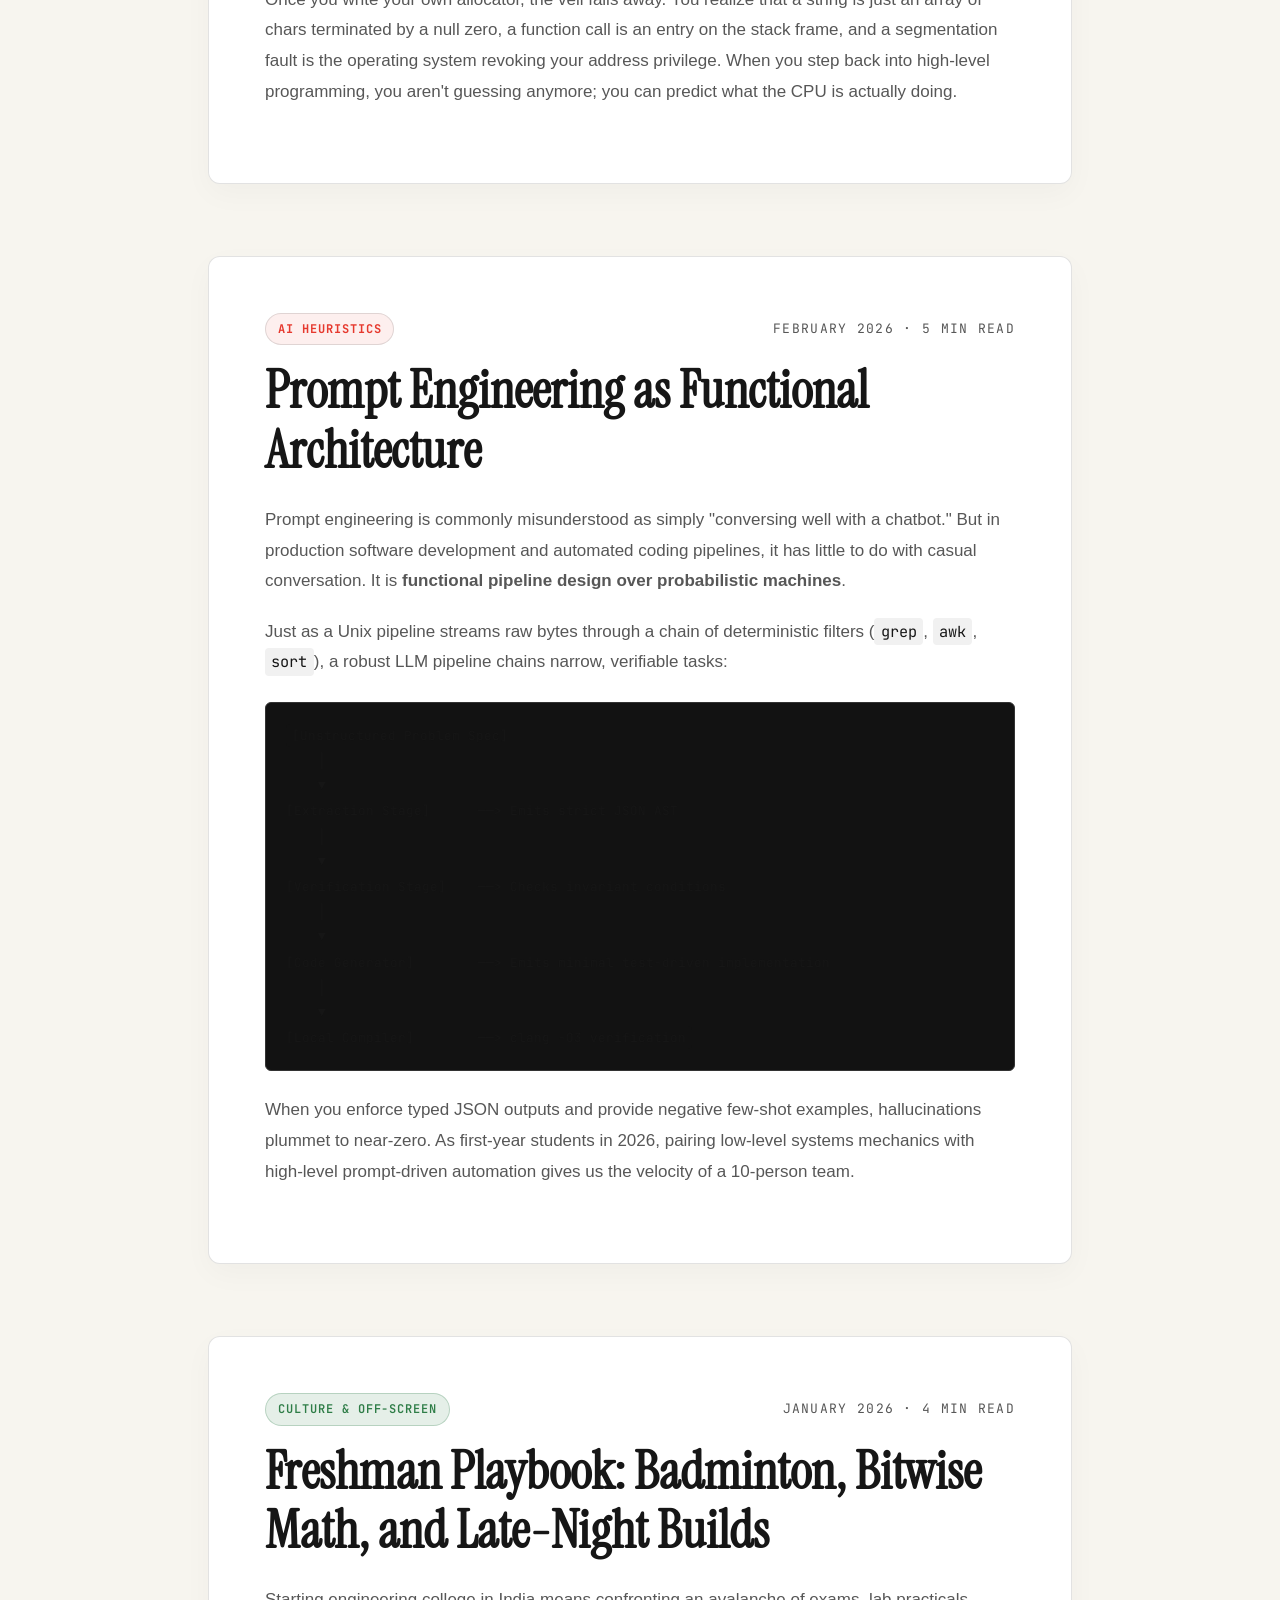
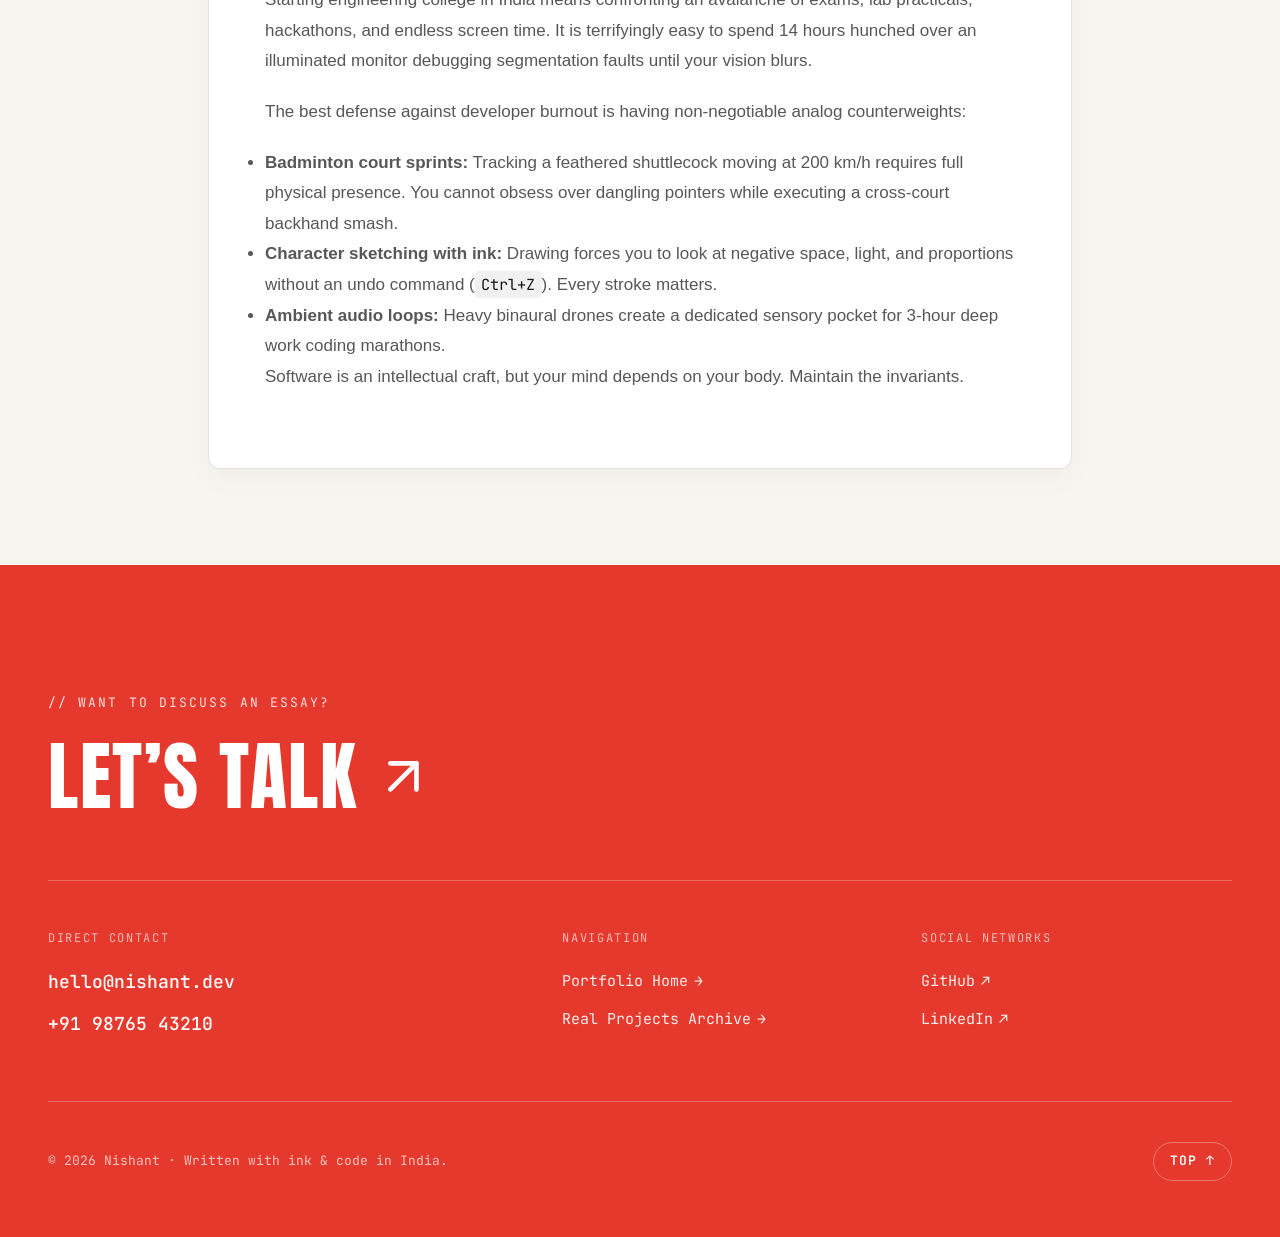
<file: blog.html>
<!DOCTYPE html>
<html lang="en">
<head>
  <meta charset="UTF-8">
  <meta name="viewport" content="width=device-width, initial-scale=1.0">
  <title>Blog &amp; Field Notes — Nishant | Creative Developer</title>
  <meta name="description" content="Essays, engineering field notes, and freshman reflections on C systems, prompt engineering, and creative technology by Nishant.">
  <link rel="stylesheet" href="css/styles.css">
  <link rel="icon" href="data:image/svg+xml,<svg xmlns='http://www.w3.org/2000/svg' viewBox='0 0 100 100'><rect width='100' height='100' rx='20' fill='%23E6392E'/><text x='50%' y='65%' font-family='Anton' font-size='56' fill='%23FFFFFF' text-anchor='middle'>N</text></svg>">
</head>
<body>

  <!-- Navigation -->
  <header class="site-nav">
    <div class="container nav-inner">
      <a href="index.html" class="nav-brand" aria-label="Nishant Homepage">
        <span class="brand-dot"></span>
        <span>NISHANT</span>
        <span class="brand-sub">/ FIELD NOTES</span>
      </a>

      <nav aria-label="Main Navigation">
        <ul class="nav-links">
          <li><a href="index.html#about" class="nav-link">About</a></li>
          <li><a href="index.html#expertise" class="nav-link">Expertise</a></li>
          <li><a href="index.html#work" class="nav-link">Selected Work</a></li>
          <li><a href="projects.html" class="nav-link">Projects</a></li>
          <li><a href="blog.html" class="nav-link active">Blog</a></li>
          <li><a href="index.html#contact" class="nav-link">Contact</a></li>
        </ul>
      </nav>

      <div class="nav-actions">
        <a href="index.html" class="nav-cta">← Back to Portfolio</a>
      </div>

      <button id="hamburger-btn" class="hamburger-btn" aria-label="Toggle navigation menu" aria-expanded="false">
        <span class="hamburger-line"></span>
        <span class="hamburger-line"></span>
        <span class="hamburger-line"></span>
      </button>
    </div>
  </header>

  <!-- Mobile Drawer -->
  <div id="mobile-nav-drawer" class="mobile-nav-drawer" role="dialog" aria-modal="true" aria-label="Mobile Navigation">
    <ul class="mobile-drawer-links">
      <li><a href="index.html" class="mobile-drawer-link">00. Home</a></li>
      <li><a href="index.html#about" class="mobile-drawer-link">01. About</a></li>
      <li><a href="index.html#expertise" class="mobile-drawer-link">02. Expertise</a></li>
      <li><a href="index.html#work" class="mobile-drawer-link">03. Selected Work</a></li>
      <li><a href="projects.html" class="mobile-drawer-link">04. Real Projects</a></li>
      <li><a href="blog.html" class="mobile-drawer-link" style="color: var(--accent-red);">05. Blog</a></li>
      <li><a href="index.html#contact" class="mobile-drawer-link">06. Contact</a></li>
    </ul>
  </div>

  <main style="padding-top: 110px; padding-bottom: 6rem;">
    
    <!-- Hero Header -->
    <section class="container" style="margin-bottom: 4rem;">
      <div style="border-bottom: 1px solid var(--border-light); padding-bottom: 2rem;">
        <span class="mono-label">// ESSAYS &amp; TECHNICAL ESSAYS</span>
        <h1 style="font-family: var(--font-display); font-size: clamp(2.5rem, 5.5vw, 4.25rem); text-transform: uppercase; line-height: 0.98; margin: 1rem 0;">
          DISPATCHES
        </h1>
        <p style="font-size: 1.25rem; color: var(--ink-muted); max-width: 680px; line-height: 1.65;">
          Notes on systems thinking, manual memory allocations, modern prompt heuristics, and cultivating analog creative sanity amidst first-year engineering.
        </p>
        <div style="display: flex; align-items: center; gap: 1rem; margin-top: 1.5rem;">
          <img src="assets/portrait.jpg" alt="Nishant" style="width: 48px; height: 48px; border-radius: 50%; object-fit: cover; object-position: center 20%; border: 2px solid var(--accent-red); filter: grayscale(100%);">
          <div>
            <div style="font-family: var(--font-mono); font-size: 0.8125rem; font-weight: 700; color: var(--ink-charcoal);">Nishant</div>
            <div style="font-family: var(--font-mono); font-size: 0.75rem; color: var(--ink-muted);">B.Tech CSE '26 · India · Developer &amp; Systems Enthusiast</div>
          </div>
        </div>
      </div>
    </section>

    <!-- Articles List -->
    <section class="container" style="max-width: 960px; display: flex; flex-direction: column; gap: 4.5rem;">

      <!-- Article 01 -->
      <article style="background: #FFFFFF; padding: clamp(2rem, 5vw, 3.5rem); border-radius: var(--radius-md); border: 1px solid var(--border-light); box-shadow: 0 10px 30px rgba(22,22,22,0.03);">
        <div style="display: flex; justify-content: space-between; align-items: center; margin-bottom: 1rem; flex-wrap: wrap; gap: 0.5rem;">
          <span class="mono-tag" style="background: rgba(22,22,22,0.05); font-weight: 700;">SYSTEMS &amp; C ARCHITECTURE</span>
          <span class="mono-label">MARCH 2026 · 6 MIN READ</span>
        </div>

        <h2 style="font-family: var(--font-serif); font-size: clamp(2.25rem, 5vw, 3.25rem); line-height: 1.15; color: var(--ink-charcoal); margin-bottom: 1.5rem;">
          Why C is the Ultimate First-Year Mental Model
        </h2>

        <div class="modal-content-prose">
          <p>
            In modern computer science programs, there is an ongoing curriculum debate: should universities start freshmen with high-level languages like Python, ergonomic systems languages like Rust, or venerable classics like C?
          </p>
          <p>
            After spending my first two semesters writing command-line utilities, memory arenas, and terminal renderers, my conclusion is absolute: <strong>C teaches you the fundamental physics of computing</strong>.
          </p>
          <p>
            When you create an array in Python or allocate an object in JavaScript, the runtime graciously shields you from the machine. You never experience cache misses, you don't calculate byte alignments, and you never trace a dangling stack pointer. But in C, there are no safety harnesses. Memory is simply a contiguous strip of numbered lockers extending across silicon.
          </p>

          <pre><code>// Contiguous memory buffer arena implementation
typedef struct {
    size_t capacity;
    size_t offset;
    uint8_t *data;
} Arena;

void *arena_push(Arena *a, size_t bytes) {
    size_t aligned = (bytes + 7) &amp; ~7; // Enforce 8-byte alignment
    if (a-&gt;offset + aligned &gt; a-&gt;capacity) {
        fprintf(stderr, "FATAL: Arena capacity exceeded\\n");
        return NULL;
    }
    void *ptr = &amp;a-&gt;data[a-&gt;offset];
    a-&gt;offset += aligned;
    return ptr;
}</code></pre>

          <p>
            Once you write your own allocator, the veil falls away. You realize that a string is just an array of chars terminated by a null zero, a function call is an entry on the stack frame, and a segmentation fault is the operating system revoking your address privilege. When you step back into high-level programming, you aren't guessing anymore; you can predict what the CPU is actually doing.
          </p>
        </div>
      </article>

      <!-- Article 02 -->
      <article style="background: #FFFFFF; padding: clamp(2rem, 5vw, 3.5rem); border-radius: var(--radius-md); border: 1px solid var(--border-light); box-shadow: 0 10px 30px rgba(22,22,22,0.03);">
        <div style="display: flex; justify-content: space-between; align-items: center; margin-bottom: 1rem; flex-wrap: wrap; gap: 0.5rem;">
          <span class="mono-tag" style="background: rgba(230,57,46,0.08); color: var(--accent-red); font-weight: 700;">AI HEURISTICS</span>
          <span class="mono-label">FEBRUARY 2026 · 5 MIN READ</span>
        </div>

        <h2 style="font-family: var(--font-serif); font-size: clamp(2.25rem, 5vw, 3.25rem); line-height: 1.15; color: var(--ink-charcoal); margin-bottom: 1.5rem;">
          Prompt Engineering as Functional Architecture
        </h2>

        <div class="modal-content-prose">
          <p>
            Prompt engineering is commonly misunderstood as simply "conversing well with a chatbot." But in production software development and automated coding pipelines, it has little to do with casual conversation. It is <strong>functional pipeline design over probabilistic machines</strong>.
          </p>
          <p>
            Just as a Unix pipeline streams raw bytes through a chain of deterministic filters (<code>grep</code>, <code>awk</code>, <code>sort</code>), a robust LLM pipeline chains narrow, verifiable tasks:
          </p>
          
          <pre><code>[Unstructured Problem Spec]
    │
    ▼
[Extraction Stage]      ──&gt; Emits strict JSON AST
    │
    ▼
[Verification Stage]    ──&gt; Checks invariant conditions
    │
    ▼
[Code Generator]        ──&gt; Emits minimal test-driven implementation
    │
    ▼
[Local Compiler]        ──&gt; clang -O3 verification</code></pre>

          <p>
            When you enforce typed JSON outputs and provide negative few-shot examples, hallucinations plummet to near-zero. As first-year students in 2026, pairing low-level systems mechanics with high-level prompt-driven automation gives us the velocity of a 10-person team.
          </p>
        </div>
      </article>

      <!-- Article 03 -->
      <article style="background: #FFFFFF; padding: clamp(2rem, 5vw, 3.5rem); border-radius: var(--radius-md); border: 1px solid var(--border-light); box-shadow: 0 10px 30px rgba(22,22,22,0.03);">
        <div style="display: flex; justify-content: space-between; align-items: center; margin-bottom: 1rem; flex-wrap: wrap; gap: 0.5rem;">
          <span class="mono-tag green">CULTURE &amp; OFF-SCREEN</span>
          <span class="mono-label">JANUARY 2026 · 4 MIN READ</span>
        </div>

        <h2 style="font-family: var(--font-serif); font-size: clamp(2.25rem, 5vw, 3.25rem); line-height: 1.15; color: var(--ink-charcoal); margin-bottom: 1.5rem;">
          Freshman Playbook: Badminton, Bitwise Math, and Late-Night Builds
        </h2>

        <div class="modal-content-prose">
          <p>
            Starting engineering college in India means confronting an avalanche of exams, lab practicals, hackathons, and endless screen time. It is terrifyingly easy to spend 14 hours hunched over an illuminated monitor debugging segmentation faults until your vision blurs.
          </p>
          <p>
            The best defense against developer burnout is having non-negotiable analog counterweights:
          </p>
          <ul>
            <li><strong>Badminton court sprints:</strong> Tracking a feathered shuttlecock moving at 200 km/h requires full physical presence. You cannot obsess over dangling pointers while executing a cross-court backhand smash.</li>
            <li><strong>Character sketching with ink:</strong> Drawing forces you to look at negative space, light, and proportions without an undo command (<code>Ctrl+Z</code>). Every stroke matters.</li>
            <li><strong>Ambient audio loops:</strong> Heavy binaural drones create a dedicated sensory pocket for 3-hour deep work coding marathons.</li>
          </ul>
          <p>
            Software is an intellectual craft, but your mind depends on your body. Maintain the invariants.
          </p>
        </div>
      </article>

    </section>

  </main>

  <!-- Red Contact Footer -->
  <footer class="contact-footer">
    <div class="container">
      <div class="footer-top">
        <div class="footer-eyebrow">// WANT TO DISCUSS AN ESSAY?</div>
        <a href="mailto:hello@nishant.dev" class="footer-cta-link">
          <span>Let’s talk</span>
          <svg viewBox="0 0 24 24" fill="none" stroke="currentColor" stroke-linecap="round" stroke-linejoin="round">
            <line x1="5" y1="19" x2="19" y2="5"></line>
            <polyline points="5 5 19 5 19 19"></polyline>
          </svg>
        </a>
      </div>
      <div class="footer-details-grid">
        <div>
          <div class="footer-col-title">Direct Contact</div>
          <div class="footer-contact-item">
            <a href="mailto:hello@nishant.dev" class="footer-contact-link">hello@nishant.dev</a>
          </div>
          <div class="footer-contact-item">
            <a href="tel:+919876543210" class="footer-contact-link">+91 98765 43210</a>
          </div>
        </div>
        <div>
          <div class="footer-col-title">Navigation</div>
          <ul class="footer-links-list">
            <li><a href="index.html" class="footer-sub-link">Portfolio Home <span>→</span></a></li>
            <li><a href="projects.html" class="footer-sub-link">Real Projects Archive <span>→</span></a></li>
          </ul>
        </div>
        <div>
          <div class="footer-col-title">Social Networks</div>
          <ul class="footer-links-list">
            <li><a href="https://github.com" target="_blank" class="footer-sub-link">GitHub <span>↗</span></a></li>
            <li><a href="https://linkedin.com" target="_blank" class="footer-sub-link">LinkedIn <span>↗</span></a></li>
          </ul>
        </div>
      </div>
      <div class="footer-bottom-bar">
        <div>© 2026 Nishant · Written with ink &amp; code in India.</div>
        <a href="#" class="back-to-top-btn" onclick="window.scrollTo({top: 0, behavior: 'smooth'}); return false;">Top ↑</a>
      </div>
    </div>
  </footer>

  <script src="js/main.js"></script>
</body>
</html>
</file>
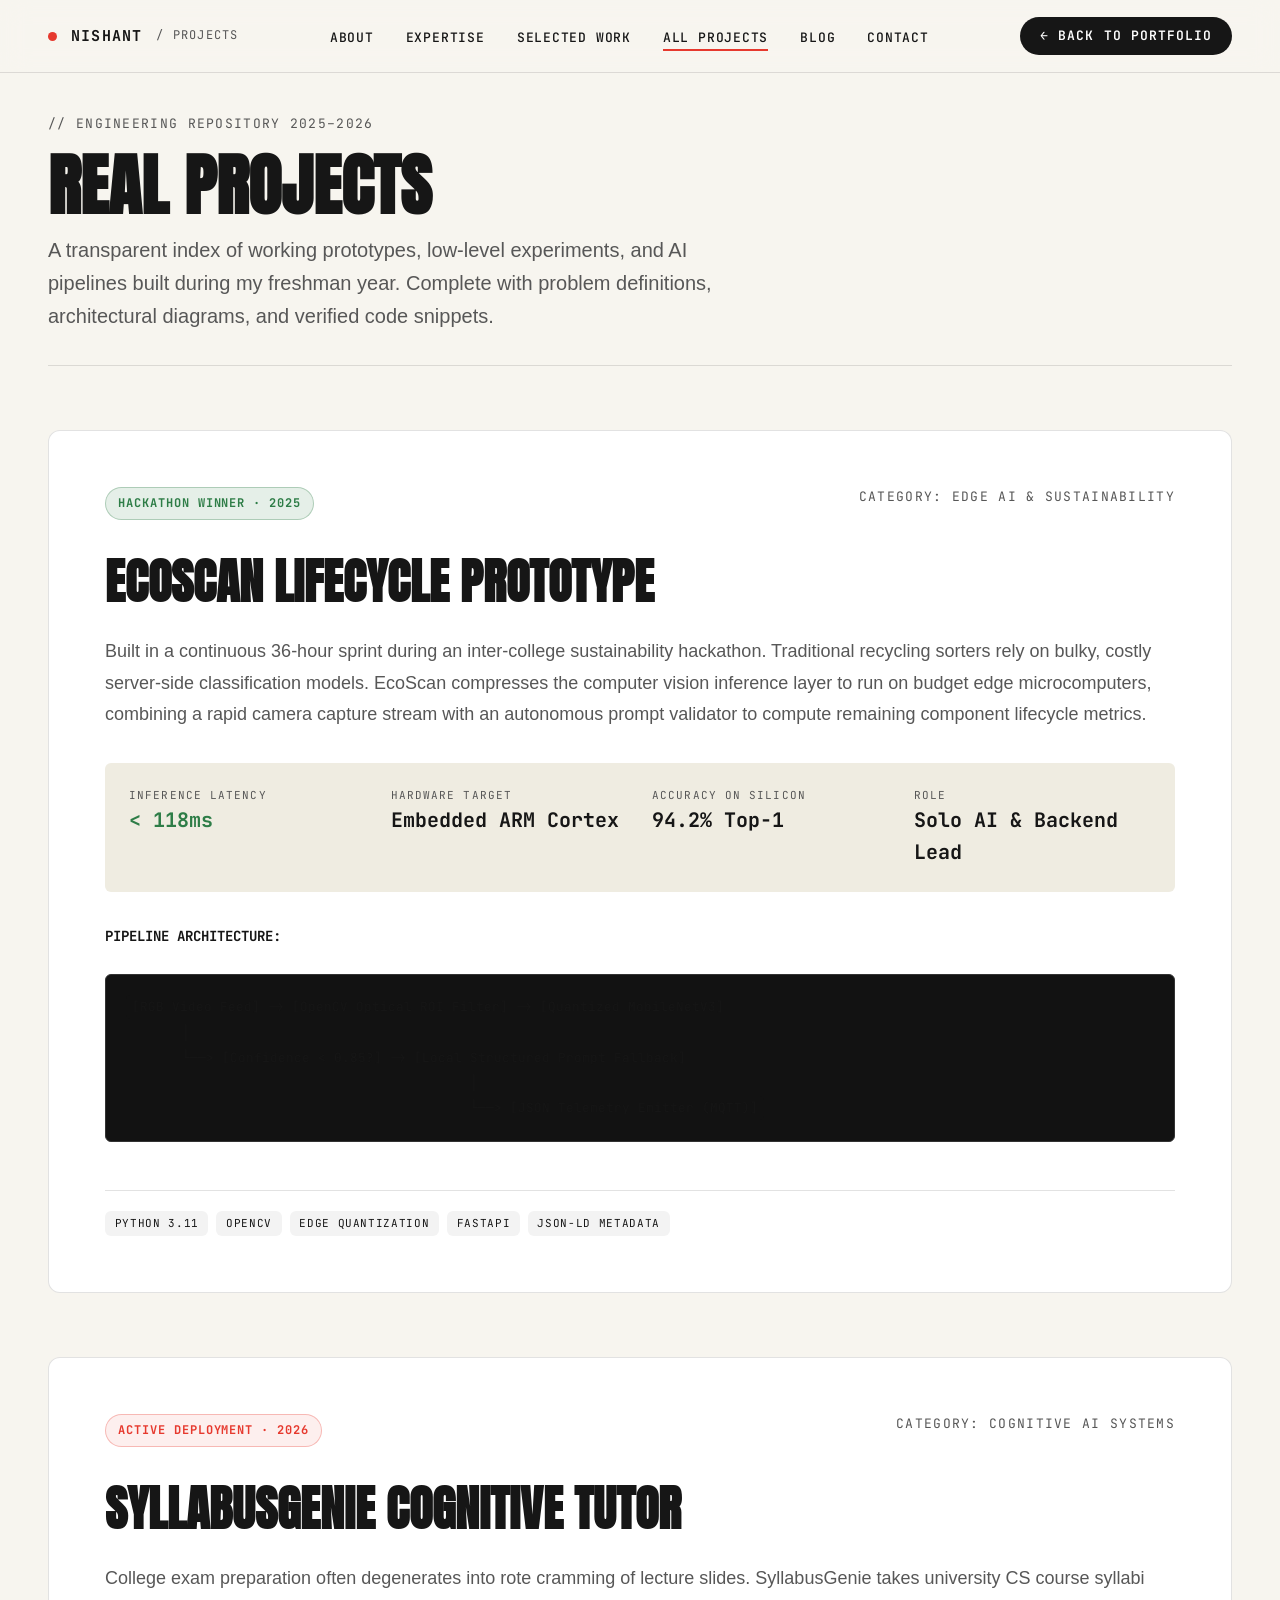
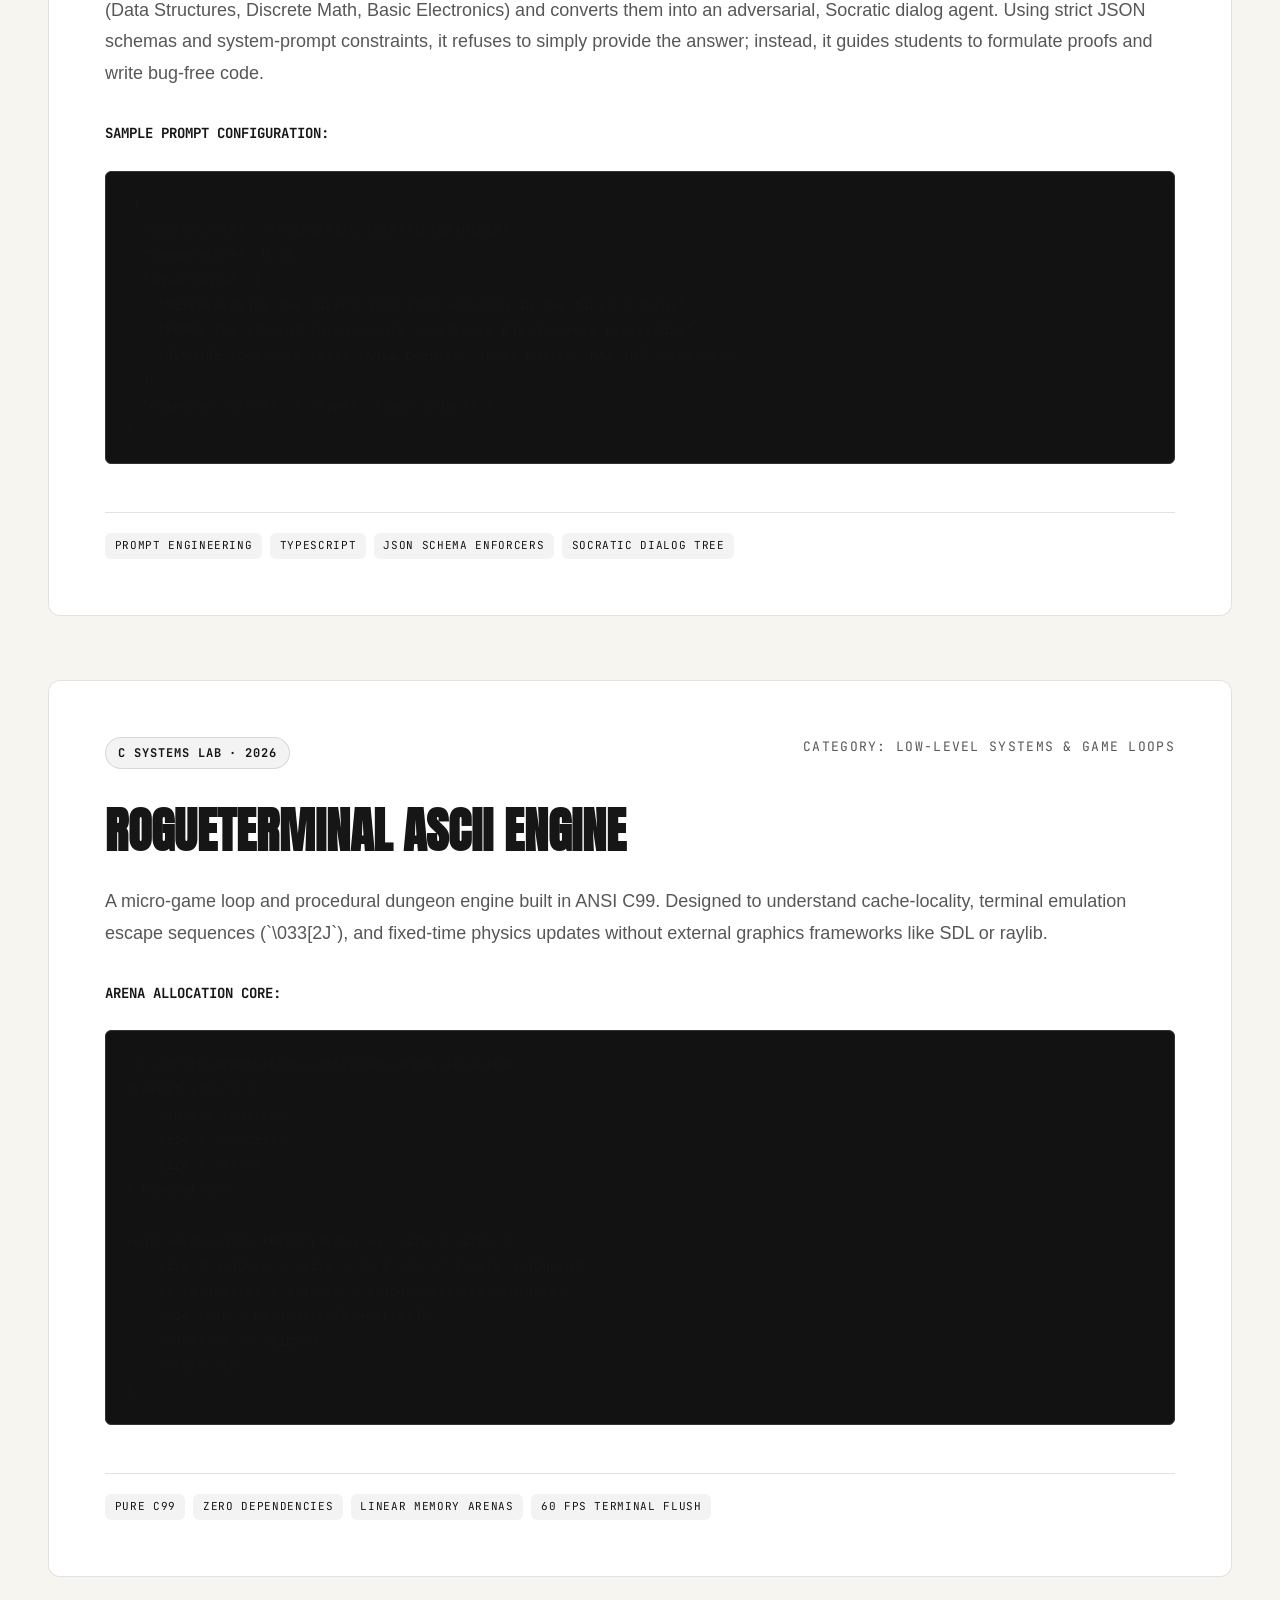
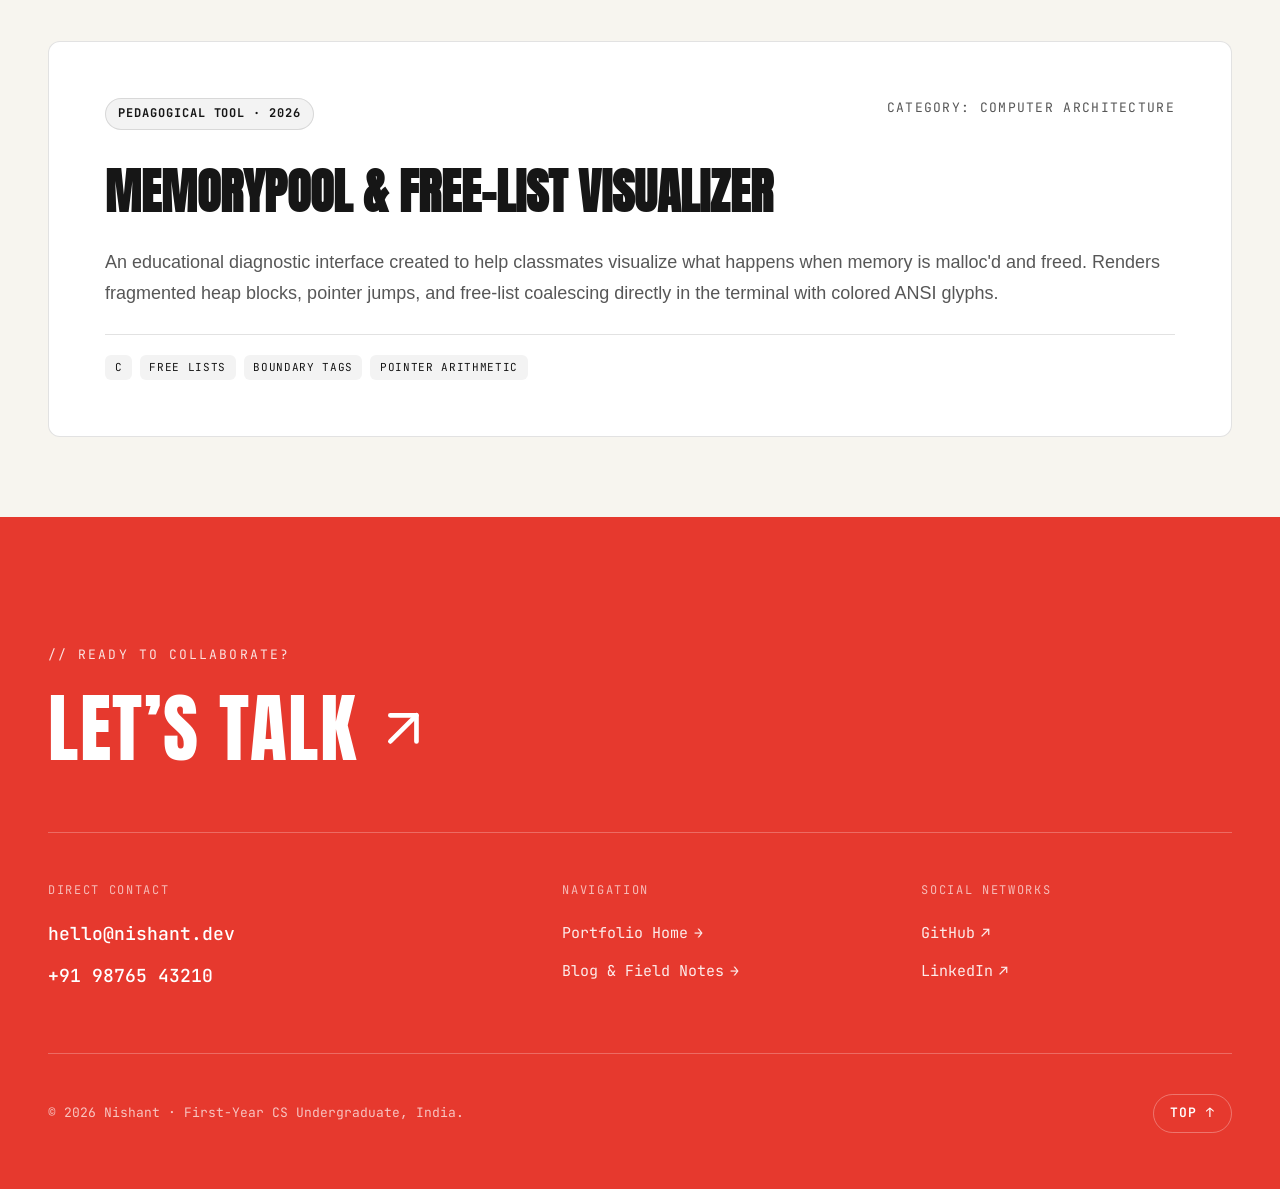
<file: projects.html>
<!DOCTYPE html>
<html lang="en">
<head>
  <meta charset="UTF-8">
  <meta name="viewport" content="width=device-width, initial-scale=1.0">
  <title>Projects Archive — Nishant | Creative Developer</title>
  <meta name="description" content="Technical project catalog and engineering case studies by Nishant, first-year B.Tech CS student in India.">
  <link rel="stylesheet" href="css/styles.css">
  <link rel="icon" href="data:image/svg+xml,<svg xmlns='http://www.w3.org/2000/svg' viewBox='0 0 100 100'><rect width='100' height='100' rx='20' fill='%23E6392E'/><text x='50%' y='65%' font-family='Anton' font-size='56' fill='%23FFFFFF' text-anchor='middle'>N</text></svg>">
</head>
<body>

  <!-- Navigation -->
  <header class="site-nav">
    <div class="container nav-inner">
      <a href="index.html" class="nav-brand" aria-label="Nishant Homepage">
        <span class="brand-dot"></span>
        <span>NISHANT</span>
        <span class="brand-sub">/ PROJECTS</span>
      </a>

      <nav aria-label="Main Navigation">
        <ul class="nav-links">
          <li><a href="index.html#about" class="nav-link">About</a></li>
          <li><a href="index.html#expertise" class="nav-link">Expertise</a></li>
          <li><a href="index.html#work" class="nav-link">Selected Work</a></li>
          <li><a href="projects.html" class="nav-link active">All Projects</a></li>
          <li><a href="blog.html" class="nav-link">Blog</a></li>
          <li><a href="index.html#contact" class="nav-link">Contact</a></li>
        </ul>
      </nav>

      <div class="nav-actions">
        <a href="index.html" class="nav-cta">← Back to Portfolio</a>
      </div>

      <button id="hamburger-btn" class="hamburger-btn" aria-label="Toggle navigation menu" aria-expanded="false">
        <span class="hamburger-line"></span>
        <span class="hamburger-line"></span>
        <span class="hamburger-line"></span>
      </button>
    </div>
  </header>

  <!-- Mobile Drawer -->
  <div id="mobile-nav-drawer" class="mobile-nav-drawer" role="dialog" aria-modal="true" aria-label="Mobile Navigation">
    <ul class="mobile-drawer-links">
      <li><a href="index.html" class="mobile-drawer-link">00. Home</a></li>
      <li><a href="index.html#about" class="mobile-drawer-link">01. About</a></li>
      <li><a href="index.html#expertise" class="mobile-drawer-link">02. Expertise</a></li>
      <li><a href="index.html#work" class="mobile-drawer-link">03. Selected Work</a></li>
      <li><a href="projects.html" class="mobile-drawer-link" style="color: var(--accent-red);">04. Real Projects</a></li>
      <li><a href="blog.html" class="mobile-drawer-link">05. Blog</a></li>
      <li><a href="index.html#contact" class="mobile-drawer-link">06. Contact</a></li>
    </ul>
  </div>

  <main style="padding-top: 110px; padding-bottom: 5rem;">
    
    <!-- Hero Header -->
    <section class="container" style="margin-bottom: 4rem;">
      <div style="border-bottom: 1px solid var(--border-light); padding-bottom: 2rem;">
        <span class="mono-label">// ENGINEERING REPOSITORY 2025–2026</span>
        <h1 style="font-family: var(--font-display); font-size: clamp(2.5rem, 5.5vw, 4.25rem); text-transform: uppercase; line-height: 0.98; margin: 1rem 0;">
          REAL PROJECTS
        </h1>
        <p style="font-size: 1.25rem; color: var(--ink-muted); max-width: 680px; line-height: 1.65;">
          A transparent index of working prototypes, low-level experiments, and AI pipelines built during my freshman year. Complete with problem definitions, architectural diagrams, and verified code snippets.
        </p>
      </div>
    </section>

    <!-- Detailed Case Studies -->
    <section class="container" style="display: flex; flex-direction: column; gap: 4rem;">

      <!-- Case Study 01: EcoScan -->
      <article id="ecoscan" class="project-card" style="padding: clamp(2rem, 5vw, 3.5rem);">
        <div style="display: flex; justify-content: space-between; flex-wrap: wrap; gap: 1rem; margin-bottom: 1.5rem;">
          <span class="mono-tag" style="background: var(--accent-green-surface); color: var(--accent-green); border-color: rgba(46,125,71,0.3); font-weight: 700;">
            HACKATHON WINNER · 2025
          </span>
          <span class="mono-label">CATEGORY: EDGE AI &amp; SUSTAINABILITY</span>
        </div>

        <h2 style="font-family: var(--font-display); font-size: clamp(2rem, 4vw, 3rem); text-transform: uppercase; margin-bottom: 1rem;">
          EcoScan Lifecycle Prototype
        </h2>

        <p style="font-size: 1.125rem; color: var(--ink-muted); line-height: 1.75; margin-bottom: 2rem;">
          Built in a continuous 36-hour sprint during an inter-college sustainability hackathon. Traditional recycling sorters rely on bulky, costly server-side classification models. EcoScan compresses the computer vision inference layer to run on budget edge microcomputers, combining a rapid camera capture stream with an autonomous prompt validator to compute remaining component lifecycle metrics.
        </p>

        <!-- Specs Grid -->
        <div style="display: grid; grid-template-columns: repeat(auto-fit, minmax(200px, 1fr)); gap: 1.5rem; background: var(--bg-cream-darker); padding: 1.5rem; border-radius: var(--radius-sm); margin-bottom: 2rem;">
          <div>
            <div class="mono-label" style="font-size: 0.6875rem;">INFERENCE LATENCY</div>
            <div style="font-family: var(--font-mono); font-size: 1.25rem; font-weight: 700; color: var(--accent-green);">&lt; 118ms</div>
          </div>
          <div>
            <div class="mono-label" style="font-size: 0.6875rem;">HARDWARE TARGET</div>
            <div style="font-family: var(--font-mono); font-size: 1.25rem; font-weight: 700;">Embedded ARM Cortex</div>
          </div>
          <div>
            <div class="mono-label" style="font-size: 0.6875rem;">ACCURACY ON SILICON</div>
            <div style="font-family: var(--font-mono); font-size: 1.25rem; font-weight: 700;">94.2% Top-1</div>
          </div>
          <div>
            <div class="mono-label" style="font-size: 0.6875rem;">ROLE</div>
            <div style="font-family: var(--font-mono); font-size: 1.25rem; font-weight: 700;">Solo AI &amp; Backend Lead</div>
          </div>
        </div>

        <div class="modal-content-prose">
          <h4 style="font-family: var(--font-mono); text-transform: uppercase; font-size: 0.875rem; color: var(--ink-charcoal); margin-bottom: 0.5rem;">Pipeline Architecture:</h4>
          <pre><code>[RGB Video Feed] -> [OpenCV Optical ROI Filter] -> [Quantized MobileNetV3]
       │
       └──> [Confidence &lt; 0.85?] -> [Local Structured Prompt Fallback]
                                           │
                                           └──> [JSON Telemetry Emitter (MQTT)]</code></pre>
        </div>

        <div class="project-stack-tags" style="margin-top: 1.5rem;">
          <span class="project-stack-pill">Python 3.11</span>
          <span class="project-stack-pill">OpenCV</span>
          <span class="project-stack-pill">Edge Quantization</span>
          <span class="project-stack-pill">FastAPI</span>
          <span class="project-stack-pill">JSON-LD Metadata</span>
        </div>
      </article>

      <!-- Case Study 02: SyllabusGenie -->
      <article id="syllabusgenie" class="project-card" style="padding: clamp(2rem, 5vw, 3.5rem);">
        <div style="display: flex; justify-content: space-between; flex-wrap: wrap; gap: 1rem; margin-bottom: 1.5rem;">
          <span class="mono-tag" style="background: rgba(230,57,46,0.08); color: var(--accent-red); border-color: rgba(230,57,46,0.3); font-weight: 700;">
            ACTIVE DEPLOYMENT · 2026
          </span>
          <span class="mono-label">CATEGORY: COGNITIVE AI SYSTEMS</span>
        </div>

        <h2 style="font-family: var(--font-display); font-size: clamp(2rem, 4vw, 3rem); text-transform: uppercase; margin-bottom: 1rem;">
          SyllabusGenie Cognitive Tutor
        </h2>

        <p style="font-size: 1.125rem; color: var(--ink-muted); line-height: 1.75; margin-bottom: 2rem;">
          College exam preparation often degenerates into rote cramming of lecture slides. SyllabusGenie takes university CS course syllabi (Data Structures, Discrete Math, Basic Electronics) and converts them into an adversarial, Socratic dialog agent. Using strict JSON schemas and system-prompt constraints, it refuses to simply provide the answer; instead, it guides students to formulate proofs and write bug-free code.
        </p>

        <div class="modal-content-prose">
          <h4 style="font-family: var(--font-mono); text-transform: uppercase; font-size: 0.875rem; color: var(--ink-charcoal); margin-bottom: 0.5rem;">Sample Prompt Configuration:</h4>
          <pre><code>{
  "system_role": "ADVERSARIAL_SOCRATIC_EXAMINER",
  "temperature": 0.15,
  "invariants": [
    "NEVER provide the direct algorithm solution in the first 3 turns",
    "FORCE the student to calculate worst-case Big-O before proceeding",
    "REQUIRE edge-case tests (NULL pointer, empty buffer, MAX_INT overflow)"
  ],
  "response_format": { "type": "json_object" }
}</code></pre>
        </div>

        <div class="project-stack-tags" style="margin-top: 1.5rem;">
          <span class="project-stack-pill">Prompt Engineering</span>
          <span class="project-stack-pill">TypeScript</span>
          <span class="project-stack-pill">JSON Schema Enforcers</span>
          <span class="project-stack-pill">Socratic Dialog Tree</span>
        </div>
      </article>

      <!-- Case Study 03: RogueTerminal Engine -->
      <article id="rogueterminal" class="project-card" style="padding: clamp(2rem, 5vw, 3.5rem);">
        <div style="display: flex; justify-content: space-between; flex-wrap: wrap; gap: 1rem; margin-bottom: 1.5rem;">
          <span class="mono-tag" style="font-weight: 700;">C SYSTEMS LAB · 2026</span>
          <span class="mono-label">CATEGORY: LOW-LEVEL SYSTEMS &amp; GAME LOOPS</span>
        </div>

        <h2 style="font-family: var(--font-display); font-size: clamp(2rem, 4vw, 3rem); text-transform: uppercase; margin-bottom: 1rem;">
          RogueTerminal ASCII Engine
        </h2>

        <p style="font-size: 1.125rem; color: var(--ink-muted); line-height: 1.75; margin-bottom: 2rem;">
          A micro-game loop and procedural dungeon engine built in ANSI C99. Designed to understand cache-locality, terminal emulation escape sequences (`\033[2J`), and fixed-time physics updates without external graphics frameworks like SDL or raylib.
        </p>

        <div class="modal-content-prose">
          <h4 style="font-family: var(--font-mono); text-transform: uppercase; font-size: 0.875rem; color: var(--ink-charcoal); margin-bottom: 0.5rem;">Arena Allocation Core:</h4>
          <pre><code>// Zero-fragmentation contiguous arena allocator
typedef struct {
    uint8_t *buffer;
    size_t capacity;
    size_t offset;
} MemoryArena;

void *arena_alloc(MemoryArena *a, size_t size) {
    size_t aligned = (size + 7) &amp; ~7; // 8-byte alignment
    if (a-&gt;offset + aligned &gt; a-&gt;capacity) return NULL;
    void *ptr = &amp;a-&gt;buffer[a-&gt;offset];
    a-&gt;offset += aligned;
    return ptr;
}</code></pre>
        </div>

        <div class="project-stack-tags" style="margin-top: 1.5rem;">
          <span class="project-stack-pill">Pure C99</span>
          <span class="project-stack-pill">Zero Dependencies</span>
          <span class="project-stack-pill">Linear Memory Arenas</span>
          <span class="project-stack-pill">60 FPS Terminal Flush</span>
        </div>
      </article>

      <!-- Case Study 04: MemoryPool Visualizer -->
      <article id="memorypool" class="project-card" style="padding: clamp(2rem, 5vw, 3.5rem);">
        <div style="display: flex; justify-content: space-between; flex-wrap: wrap; gap: 1rem; margin-bottom: 1.5rem;">
          <span class="mono-tag" style="font-weight: 700;">PEDAGOGICAL TOOL · 2026</span>
          <span class="mono-label">CATEGORY: COMPUTER ARCHITECTURE</span>
        </div>

        <h2 style="font-family: var(--font-display); font-size: clamp(2rem, 4vw, 3rem); text-transform: uppercase; margin-bottom: 1rem;">
          MemoryPool &amp; Free-List Visualizer
        </h2>

        <p style="font-size: 1.125rem; color: var(--ink-muted); line-height: 1.75; margin-bottom: 1.5rem;">
          An educational diagnostic interface created to help classmates visualize what happens when memory is malloc'd and freed. Renders fragmented heap blocks, pointer jumps, and free-list coalescing directly in the terminal with colored ANSI glyphs.
        </p>

        <div class="project-stack-tags">
          <span class="project-stack-pill">C</span>
          <span class="project-stack-pill">Free Lists</span>
          <span class="project-stack-pill">Boundary Tags</span>
          <span class="project-stack-pill">Pointer Arithmetic</span>
        </div>
      </article>

    </section>

  </main>

  <!-- Red Contact Footer -->
  <footer class="contact-footer">
    <div class="container">
      <div class="footer-top">
        <div class="footer-eyebrow">// READY TO COLLABORATE?</div>
        <a href="mailto:hello@nishant.dev" class="footer-cta-link">
          <span>Let’s talk</span>
          <svg viewBox="0 0 24 24" fill="none" stroke="currentColor" stroke-linecap="round" stroke-linejoin="round">
            <line x1="5" y1="19" x2="19" y2="5"></line>
            <polyline points="5 5 19 5 19 19"></polyline>
          </svg>
        </a>
      </div>
      <div class="footer-details-grid">
        <div>
          <div class="footer-col-title">Direct Contact</div>
          <div class="footer-contact-item">
            <a href="mailto:hello@nishant.dev" class="footer-contact-link">hello@nishant.dev</a>
          </div>
          <div class="footer-contact-item">
            <a href="tel:+919876543210" class="footer-contact-link">+91 98765 43210</a>
          </div>
        </div>
        <div>
          <div class="footer-col-title">Navigation</div>
          <ul class="footer-links-list">
            <li><a href="index.html" class="footer-sub-link">Portfolio Home <span>→</span></a></li>
            <li><a href="blog.html" class="footer-sub-link">Blog &amp; Field Notes <span>→</span></a></li>
          </ul>
        </div>
        <div>
          <div class="footer-col-title">Social Networks</div>
          <ul class="footer-links-list">
            <li><a href="https://github.com" target="_blank" class="footer-sub-link">GitHub <span>↗</span></a></li>
            <li><a href="https://linkedin.com" target="_blank" class="footer-sub-link">LinkedIn <span>↗</span></a></li>
          </ul>
        </div>
      </div>
      <div class="footer-bottom-bar">
        <div>© 2026 Nishant · First-Year CS Undergraduate, India.</div>
        <a href="#" class="back-to-top-btn" onclick="window.scrollTo({top: 0, behavior: 'smooth'}); return false;">Top ↑</a>
      </div>
    </div>
  </footer>

  <script src="js/main.js"></script>
</body>
</html>
</file>
<file: css/styles.css>
/* ==========================================================================
   NISHANT — CINEMATIC EDITORIAL PORTFOLIO 2026
   Design System: Editorial Developer Flex
   Aesthetic: Cream Paper + Charcoal Ink + Bold Red + Subtle Green
   Fonts: Anton (Display), JetBrains Mono (Labels), Instrument Serif (Contrast)
   ========================================================================== */

@import url('https://fonts.googleapis.com/css2?family=Anton&family=Instrument+Serif:ital@0;1&family=JetBrains+Mono:ital,wght@0,300;0,400;0,500;0,600;0,700;1,400&display=swap');

:root {
  /* Core Color Palette */
  --bg-cream: #F7F5EF;
  --bg-cream-darker: #EFECE1;
  --bg-card-light: #FFFFFF;
  --ink-charcoal: #161616;
  --ink-muted: #575757;
  --ink-light: #8E8E8E;
  --border-light: rgba(22, 22, 22, 0.12);
  --border-subtle: rgba(22, 22, 22, 0.06);

  /* Dark Editorial Theme for About & Expertise */
  --bg-dark: #121212;
  --bg-dark-elevated: #1A1A1A;
  --bg-dark-card: #181818;
  --text-dark-primary: #F7F5EF;
  --text-dark-secondary: #9E9E9E;
  --border-dark: rgba(247, 245, 239, 0.12);
  --border-dark-hover: rgba(247, 245, 239, 0.35);

  /* Signature Accents */
  --accent-red: #E6392E;
  --accent-red-hover: #D02B21;
  --accent-red-surface: rgba(230, 57, 46, 0.08);
  --accent-green: #2E7D47;
  --accent-green-bright: #38A169;
  --accent-green-surface: rgba(46, 125, 71, 0.12);

  /* Typography Stacks */
  --font-display: 'Anton', -apple-system, BlinkMacSystemFont, sans-serif;
  --font-mono: 'JetBrains Mono', monospace;
  --font-serif: 'Instrument Serif', Georgia, serif;
  --font-body: -apple-system, BlinkMacSystemFont, 'Segoe UI', Roboto, Helvetica, Arial, sans-serif;

  /* Layout & Spacing */
  --container-max: 1360px;
  --radius-sm: 6px;
  --radius-md: 12px;
  --radius-lg: 18px;
  --radius-full: 9999px;

  /* Transitions */
  --transition-fast: 0.2s cubic-bezier(0.16, 1, 0.3, 1);
  --transition-normal: 0.35s cubic-bezier(0.16, 1, 0.3, 1);
  --transition-slow: 0.7s cubic-bezier(0.16, 1, 0.3, 1);
}

/* Reset & Box Sizing */
*, *::before, *::after {
  box-sizing: border-box;
  margin: 0;
  padding: 0;
}

html {
  font-size: 16px;
  scroll-behavior: smooth;
  -webkit-font-smoothing: antialiased;
  -moz-osx-font-smoothing: grayscale;
  background-color: var(--bg-cream);
  color: var(--ink-charcoal);
}

body {
  font-family: var(--font-body);
  line-height: 1.6;
  background-color: var(--bg-cream);
  color: var(--ink-charcoal);
  overflow-x: hidden;
  position: relative;
}

/* Rounded corners on all images & SVGs as requested */
img, svg {
  display: block;
  max-width: 100%;
  border-radius: var(--radius-md);
}

a {
  color: inherit;
  text-decoration: none;
  transition: color var(--transition-fast);
}

button {
  cursor: pointer;
  border: none;
  background: none;
  font-family: inherit;
}

/* Focus Visible */
:focus-visible {
  outline: 2px solid var(--accent-red);
  outline-offset: 4px;
}

/* Selection Highlight */
::selection {
  background-color: var(--accent-red);
  color: #FFFFFF;
}

/* Container Utility */
.container {
  width: 100%;
  max-width: var(--container-max);
  margin-left: auto;
  margin-right: auto;
  padding-left: clamp(1.25rem, 4vw, 3rem);
  padding-right: clamp(1.25rem, 4vw, 3rem);
}

/* Monospace Micro-labels */
.mono-label {
  font-family: var(--font-mono);
  font-size: 0.8125rem;
  letter-spacing: 0.1em;
  text-transform: uppercase;
  color: var(--ink-muted);
}

.mono-tag {
  font-family: var(--font-mono);
  font-size: 0.75rem;
  letter-spacing: 0.08em;
  text-transform: uppercase;
  display: inline-flex;
  align-items: center;
  gap: 0.5rem;
  padding: 0.35rem 0.75rem;
  border-radius: var(--radius-full);
  background-color: rgba(22, 22, 22, 0.05);
  border: 1px solid var(--border-light);
  color: var(--ink-charcoal);
}

.mono-tag.green {
  background-color: var(--accent-green-surface);
  border-color: rgba(46, 125, 71, 0.25);
  color: var(--accent-green);
  font-weight: 600;
}

.status-dot {
  width: 8px;
  height: 8px;
  border-radius: 50%;
  background-color: var(--accent-green-bright);
  display: inline-block;
  box-shadow: 0 0 0 3px rgba(56, 161, 105, 0.25);
  animation: pulseGreen 2.2s infinite ease-in-out;
}

@keyframes pulseGreen {
  0%, 100% {
    transform: scale(1);
    opacity: 1;
  }
  50% {
    transform: scale(1.3);
    opacity: 0.7;
  }
}

/* ==========================================================================
   0. LOADING INTRO SCREEN
   ========================================================================== */
#loader-screen {
  position: fixed;
  inset: 0;
  z-index: 99999;
  background-color: var(--bg-dark);
  color: var(--text-dark-primary);
  display: flex;
  flex-direction: column;
  align-items: center;
  justify-content: center;
  transition: opacity 0.8s cubic-bezier(0.77, 0, 0.175, 1),
              visibility 0.8s cubic-bezier(0.77, 0, 0.175, 1);
}

#loader-screen.fade-out {
  opacity: 0;
  visibility: hidden;
  pointer-events: none;
}

.loader-container {
  display: flex;
  flex-direction: column;
  align-items: center;
  position: relative;
}

.loader-ring-wrapper {
  position: relative;
  width: 170px;
  height: 170px;
  display: flex;
  align-items: center;
  justify-content: center;
}

.loader-svg-ring {
  position: absolute;
  inset: 0;
  width: 100%;
  height: 100%;
  transform: rotate(-90deg);
}

.loader-circle-bg {
  stroke: rgba(255, 255, 255, 0.08);
}

.loader-circle-progress {
  stroke: var(--accent-red);
  stroke-dasharray: 471;
  stroke-dashoffset: 471;
  stroke-linecap: round;
  transition: stroke-dashoffset 0.15s ease-out;
}

.loader-thin-spinner {
  position: absolute;
  inset: -12px;
  width: calc(100% + 24px);
  height: calc(100% + 24px);
  border: 1px dashed rgba(255, 255, 255, 0.15);
  border-radius: 50%;
  animation: rotateRing 14s linear infinite;
}

@keyframes rotateRing {
  from { transform: rotate(0deg); }
  to { transform: rotate(360deg); }
}

.loader-counter-box {
  display: flex;
  flex-direction: column;
  align-items: center;
  justify-content: center;
  z-index: 2;
}

.loader-percentage {
  font-family: var(--font-mono);
  font-size: 2.25rem;
  font-weight: 700;
  letter-spacing: -0.02em;
  color: var(--text-dark-primary);
}

.loader-hello-word {
  font-family: var(--font-serif);
  font-style: italic;
  font-size: 2rem;
  margin-top: 1.5rem;
  color: var(--text-dark-primary);
  letter-spacing: 0.04em;
  opacity: 0.9;
  animation: breathe 2s ease-in-out infinite alternate;
}

@keyframes breathe {
  from { opacity: 0.6; transform: translateY(0); }
  to { opacity: 1; transform: translateY(-3px); }
}

.loader-meta {
  font-family: var(--font-mono);
  font-size: 0.75rem;
  letter-spacing: 0.18em;
  color: var(--text-dark-secondary);
  text-transform: uppercase;
  margin-top: 2rem;
}

.loader-skip-btn {
  margin-top: 1.25rem;
  font-family: var(--font-mono);
  font-size: 0.7rem;
  color: rgba(255, 255, 255, 0.4);
  text-transform: uppercase;
  letter-spacing: 0.12em;
  padding: 0.35rem 0.75rem;
  border: 1px solid rgba(255, 255, 255, 0.1);
  border-radius: var(--radius-full);
  transition: all var(--transition-fast);
}

.loader-skip-btn:hover {
  color: var(--text-dark-primary);
  border-color: var(--accent-red);
}

/* ==========================================================================
   1. NAVIGATION BAR
   ========================================================================== */
.site-nav {
  position: fixed;
  top: 0;
  left: 0;
  right: 0;
  z-index: 1000;
  background-color: rgba(247, 245, 239, 0.88);
  backdrop-filter: blur(14px);
  -webkit-backdrop-filter: blur(14px);
  border-bottom: 1px solid var(--border-light);
  transition: background-color var(--transition-normal), border-color var(--transition-normal);
}

.nav-inner {
  display: flex;
  align-items: center;
  justify-content: space-between;
  height: 72px;
}

.nav-brand {
  display: flex;
  align-items: center;
  gap: 0.875rem;
  font-family: var(--font-mono);
  font-weight: 700;
  font-size: 0.9375rem;
  letter-spacing: 0.08em;
  text-transform: uppercase;
}

.brand-dot {
  width: 9px;
  height: 9px;
  background-color: var(--accent-red);
  border-radius: 50%;
  display: inline-block;
}

.brand-sub {
  font-family: var(--font-mono);
  font-size: 0.75rem;
  font-weight: 400;
  color: var(--ink-muted);
}

.nav-links {
  display: flex;
  align-items: center;
  gap: 2rem;
  list-style: none;
}

.nav-link {
  font-family: var(--font-mono);
  font-size: 0.8125rem;
  font-weight: 500;
  letter-spacing: 0.06em;
  text-transform: uppercase;
  color: var(--ink-charcoal);
  position: relative;
  padding: 0.35rem 0;
}

.nav-link::after {
  content: '';
  position: absolute;
  bottom: 0;
  left: 0;
  width: 0%;
  height: 2px;
  background-color: var(--accent-red);
  transition: width var(--transition-fast);
}

.nav-link:hover::after,
.nav-link.active::after {
  width: 100%;
}

.nav-actions {
  display: flex;
  align-items: center;
  gap: 1.25rem;
}

.nav-ist-clock {
  font-family: var(--font-mono);
  font-size: 0.75rem;
  letter-spacing: 0.06em;
  display: flex;
  align-items: center;
  gap: 0.5rem;
  color: var(--ink-muted);
  padding: 0.4rem 0.85rem;
  background: rgba(22, 22, 22, 0.04);
  border-radius: var(--radius-full);
  border: 1px solid var(--border-subtle);
}

.nav-cta {
  font-family: var(--font-mono);
  font-size: 0.8125rem;
  font-weight: 600;
  letter-spacing: 0.08em;
  text-transform: uppercase;
  padding: 0.55rem 1.25rem;
  background-color: var(--ink-charcoal);
  color: #FFFFFF;
  border-radius: var(--radius-full);
  transition: all var(--transition-fast);
  display: inline-flex;
  align-items: center;
  gap: 0.5rem;
}

.nav-cta:hover {
  background-color: var(--accent-red);
  color: #FFFFFF;
  transform: translateY(-1px);
}

/* Mobile Hamburger Menu */
.hamburger-btn {
  display: none;
  flex-direction: column;
  justify-content: center;
  align-items: center;
  gap: 5px;
  width: 44px;
  height: 44px;
  border-radius: var(--radius-sm);
  background: transparent;
  z-index: 1001;
}

.hamburger-line {
  width: 22px;
  height: 2px;
  background-color: var(--ink-charcoal);
  transition: transform var(--transition-fast), opacity var(--transition-fast);
}

.hamburger-btn.is-active .hamburger-line:nth-child(1) {
  transform: translateY(7px) rotate(45deg);
}

.hamburger-btn.is-active .hamburger-line:nth-child(2) {
  opacity: 0;
}

.hamburger-btn.is-active .hamburger-line:nth-child(3) {
  transform: translateY(-7px) rotate(-45deg);
}

/* Mobile Drawer Overlay */
.mobile-nav-drawer {
  position: fixed;
  inset: 0;
  background-color: var(--bg-cream);
  z-index: 999;
  display: flex;
  flex-direction: column;
  justify-content: center;
  padding: 2.5rem;
  transform: translateY(-100%);
  transition: transform var(--transition-normal);
  border-bottom: 2px solid var(--ink-charcoal);
}

.mobile-nav-drawer.open {
  transform: translateY(0);
}

.mobile-drawer-links {
  list-style: none;
  display: flex;
  flex-direction: column;
  gap: 1.5rem;
}

.mobile-drawer-link {
  font-family: var(--font-display);
  font-size: 3rem;
  text-transform: uppercase;
  letter-spacing: 0.04em;
  color: var(--ink-charcoal);
  transition: color var(--transition-fast);
}

.mobile-drawer-link:hover {
  color: var(--accent-red);
}

.mobile-drawer-meta {
  margin-top: 3rem;
  padding-top: 1.5rem;
  border-top: 1px solid var(--border-light);
  display: flex;
  flex-direction: column;
  gap: 0.75rem;
  font-family: var(--font-mono);
  font-size: 0.8125rem;
  color: var(--ink-muted);
}

/* ==========================================================================
   2. HERO SECTION
   ========================================================================== */
.hero-section {
  min-height: 100vh;
  display: flex;
  flex-direction: column;
  justify-content: space-between;
  padding-top: 105px;
  padding-bottom: 3rem;
  position: relative;
  background-color: var(--bg-cream);
}

.hero-meta-top {
  display: flex;
  align-items: center;
  justify-content: space-between;
  flex-wrap: wrap;
  gap: 1rem;
  padding-top: 1.5rem;
  padding-bottom: 1.5rem;
  border-bottom: 1px solid var(--border-light);
}

.hero-title-container {
  margin-top: auto;
  margin-bottom: auto;
  padding: 2.5rem 0;
  text-align: center;
}

.hero-title-line-1 {
  font-family: var(--font-display);
  font-size: clamp(3.25rem, 9.5vw, 7.5rem);
  line-height: 0.92;
  letter-spacing: 0.03em;
  text-transform: uppercase;
  color: var(--ink-charcoal);
  display: block;
}

.hero-title-line-2 {
  font-family: var(--font-display);
  font-size: clamp(1.75rem, 4.8vw, 3.75rem);
  line-height: 1;
  letter-spacing: 0.03em;
  text-transform: uppercase;
  color: var(--ink-charcoal);
  display: block;
  margin-top: 0.5rem;
  position: relative;
}

.hero-title-line-2 .serif-accent {
  font-family: var(--font-serif);
  font-style: italic;
  font-weight: 400;
  text-transform: none;
  letter-spacing: 0;
  color: var(--accent-red);
  margin-left: 0.5rem;
}

.hero-bottom-grid {
  display: grid;
  grid-template-columns: 1fr auto 1fr;
  align-items: flex-end;
  gap: 2rem;
  padding-top: 2rem;
  border-top: 1px solid var(--border-light);
}

.hero-intro-text {
  font-size: 1.0625rem;
  line-height: 1.65;
  color: var(--ink-muted);
  max-width: 440px;
}

.hero-intro-text strong {
  color: var(--ink-charcoal);
  font-weight: 600;
}

/* Circular Scroll Down Button */
.scroll-btn-wrapper {
  display: flex;
  justify-content: center;
  align-items: center;
}

.scroll-circle-btn {
  position: relative;
  width: 110px;
  height: 110px;
  border-radius: 50%;
  display: flex;
  align-items: center;
  justify-content: center;
  background-color: transparent;
  transition: transform var(--transition-fast);
}

.scroll-circle-btn:hover {
  transform: scale(1.08);
}

.rotating-text-svg {
  position: absolute;
  inset: 0;
  width: 100%;
  height: 100%;
  animation: rotateClockwise 12s linear infinite;
  transform-origin: center;
}

.rotating-text-path {
  font-family: var(--font-mono);
  font-size: 9.5px;
  font-weight: 600;
  letter-spacing: 3.2px;
  fill: var(--ink-charcoal);
  text-transform: uppercase;
}

@keyframes rotateClockwise {
  from { transform: rotate(0deg); }
  to { transform: rotate(360deg); }
}

.scroll-arrow-center {
  width: 44px;
  height: 44px;
  border-radius: 50%;
  background-color: var(--ink-charcoal);
  color: #FFFFFF;
  display: flex;
  align-items: center;
  justify-content: center;
  z-index: 2;
  transition: background-color var(--transition-fast), transform var(--transition-fast);
}

.scroll-circle-btn:hover .scroll-arrow-center {
  background-color: var(--accent-red);
  transform: translateY(2px);
}

.hero-coords-box {
  display: flex;
  flex-direction: column;
  align-items: flex-end;
  text-align: right;
  gap: 0.35rem;
}

/* ==========================================================================
   3. ABOUT SECTION (DARK EDITORIAL)
   ========================================================================== */
.about-section {
  background-color: var(--bg-dark);
  color: var(--text-dark-primary);
  padding: clamp(5rem, 10vw, 9rem) 0;
  position: relative;
  border-top: 1px solid rgba(255, 255, 255, 0.08);
  border-bottom: 1px solid rgba(255, 255, 255, 0.08);
}

.about-grid {
  display: grid;
  grid-template-columns: 1.15fr 1fr;
  gap: clamp(2.5rem, 6vw, 5rem);
  align-items: center;
}

.about-content {
  display: flex;
  flex-direction: column;
  gap: 2rem;
}

.section-eyebrow {
  font-family: var(--font-mono);
  font-size: 0.8125rem;
  letter-spacing: 0.16em;
  text-transform: uppercase;
  color: var(--accent-red);
  display: flex;
  align-items: center;
  gap: 0.75rem;
}

.section-eyebrow::before {
  content: '';
  display: inline-block;
  width: 24px;
  height: 2px;
  background-color: var(--accent-red);
}

.about-heading {
  font-family: var(--font-display);
  font-size: clamp(2rem, 4.5vw, 3.25rem);
  line-height: 1.05;
  letter-spacing: 0.02em;
  text-transform: uppercase;
  color: var(--text-dark-primary);
}

.about-bio {
  font-size: 1.125rem;
  line-height: 1.75;
  color: var(--text-dark-secondary);
}

.about-bio strong {
  color: var(--text-dark-primary);
  font-weight: 500;
}

/* Three facts */
.about-facts-list {
  display: flex;
  flex-direction: column;
  gap: 1rem;
  margin-top: 1rem;
  padding-top: 2rem;
  border-top: 1px solid var(--border-dark);
}

.fact-item {
  display: grid;
  grid-template-columns: 140px 1fr;
  align-items: baseline;
  gap: 1rem;
  padding: 0.75rem 1rem;
  background-color: rgba(255, 255, 255, 0.03);
  border-radius: var(--radius-sm);
  border-left: 3px solid var(--accent-red);
}

.fact-label {
  font-family: var(--font-mono);
  font-size: 0.75rem;
  text-transform: uppercase;
  letter-spacing: 0.12em;
  color: var(--accent-red);
  font-weight: 600;
}

.fact-value {
  font-family: var(--font-mono);
  font-size: 0.9375rem;
  color: var(--text-dark-primary);
}

/* Portrait Column */
.about-portrait-wrapper {
  position: relative;
  width: 100%;
  max-width: 520px;
  margin: 0 auto;
}

.portrait-frame {
  position: relative;
  border-radius: var(--radius-lg);
  overflow: hidden;
  box-shadow: 0 30px 60px -15px rgba(0, 0, 0, 0.7);
  border: 1px solid rgba(255, 255, 255, 0.12);
  background: #EBE8E1;
}

.portrait-img {
  width: 100%;
  height: auto;
  aspect-ratio: 4 / 5;
  object-fit: cover;
  object-position: center 18%;
  filter: grayscale(100%) contrast(106%) brightness(0.97);
  transition: filter 0.6s cubic-bezier(0.16, 1, 0.3, 1), transform 0.6s cubic-bezier(0.16, 1, 0.3, 1);
  border-radius: var(--radius-lg);
}

.portrait-frame:hover .portrait-img {
  filter: grayscale(0%) contrast(102%) brightness(1.02);
  transform: scale(1.03);
}

/* Fact Overlay at Bottom of Portrait */
.portrait-overlay-facts {
  position: absolute;
  bottom: 0;
  left: 0;
  right: 0;
  padding: 1.5rem;
  background: linear-gradient(to top, rgba(18, 18, 18, 0.95) 0%, rgba(18, 18, 18, 0.72) 65%, transparent 100%);
  border-bottom-left-radius: var(--radius-lg);
  border-bottom-right-radius: var(--radius-lg);
  backdrop-filter: blur(8px);
  -webkit-backdrop-filter: blur(8px);
  z-index: 2;
  pointer-events: none;
}

.overlay-facts-grid {
  display: flex;
  justify-content: space-between;
  gap: 1rem;
}

.overlay-fact-col {
  display: flex;
  flex-direction: column;
  gap: 0.25rem;
}

.overlay-fact-label {
  font-family: var(--font-mono);
  font-size: 0.6875rem;
  text-transform: uppercase;
  letter-spacing: 0.14em;
  color: #E6392E;
  font-weight: 700;
}

.overlay-fact-val {
  font-family: var(--font-mono);
  font-size: 0.8125rem;
  color: #FFFFFF;
  font-weight: 500;
}

/* ==========================================================================
   4. EXPERTISE SECTION (DARK 3-COLUMN GRID WITH RED INVERT HOVER)
   ========================================================================== */
.expertise-section {
  background-color: var(--bg-dark);
  color: var(--text-dark-primary);
  padding: clamp(4rem, 8vw, 7.5rem) 0;
  position: relative;
}

.section-header-row {
  display: flex;
  justify-content: space-between;
  align-items: flex-end;
  margin-bottom: 3.5rem;
  flex-wrap: wrap;
  gap: 1.5rem;
  border-bottom: 1px solid var(--border-dark);
  padding-bottom: 1.5rem;
}

.section-title-large {
  font-family: var(--font-display);
  font-size: clamp(2rem, 4vw, 3.25rem);
  line-height: 1;
  letter-spacing: 0.02em;
  text-transform: uppercase;
  color: var(--text-dark-primary);
}

.expertise-grid {
  display: grid;
  grid-template-columns: repeat(3, 1fr);
  gap: 1.75rem;
}

/* Expertise Card & Invert to Red Accent */
.expertise-card {
  background-color: var(--bg-dark-card);
  border: 1px solid var(--border-dark);
  border-radius: var(--radius-md);
  padding: 2.5rem 2rem;
  display: flex;
  flex-direction: column;
  justify-content: space-between;
  min-height: 340px;
  position: relative;
  overflow: hidden;
  transition: background-color 0.4s cubic-bezier(0.16, 1, 0.3, 1),
              border-color 0.4s cubic-bezier(0.16, 1, 0.3, 1),
              transform 0.4s cubic-bezier(0.16, 1, 0.3, 1),
              box-shadow 0.4s cubic-bezier(0.16, 1, 0.3, 1);
}

.card-top {
  display: flex;
  justify-content: space-between;
  align-items: flex-start;
  margin-bottom: 2.5rem;
}

.card-marker {
  font-family: var(--font-mono);
  font-size: 1.125rem;
  font-weight: 700;
  letter-spacing: 0.06em;
  color: var(--accent-red);
  transition: color 0.4s ease;
}

.card-icon-box {
  width: 54px;
  height: 54px;
  border-radius: 12px;
  background-color: rgba(255, 255, 255, 0.05);
  display: flex;
  align-items: center;
  justify-content: center;
  transition: background-color 0.4s ease;
}

.card-icon {
  width: 28px;
  height: 28px;
  stroke: var(--text-dark-primary);
  fill: none;
  stroke-width: 2;
  transition: transform 0.6s cubic-bezier(0.16, 1, 0.3, 1),
              stroke 0.4s ease;
}

.card-body {
  margin-top: auto;
}

.card-title {
  font-family: var(--font-display);
  font-size: 2rem;
  letter-spacing: 0.03em;
  text-transform: uppercase;
  line-height: 1.05;
  margin-bottom: 0.85rem;
  color: var(--text-dark-primary);
  transition: color 0.4s ease;
}

.card-desc {
  font-size: 1rem;
  line-height: 1.55;
  color: var(--text-dark-secondary);
  transition: color 0.4s ease;
}

/* Card Invert Hover Interaction as specified */
.expertise-card:hover {
  background-color: var(--accent-red);
  border-color: var(--accent-red);
  transform: translateY(-6px);
  box-shadow: 0 20px 40px -10px rgba(230, 57, 46, 0.45);
}

.expertise-card:hover .card-marker {
  color: #FFFFFF;
}

.expertise-card:hover .card-icon-box {
  background-color: rgba(0, 0, 0, 0.2);
}

.expertise-card:hover .card-icon {
  transform: rotate(45deg);
  stroke: #FFFFFF;
}

.expertise-card:hover .card-title {
  color: #FFFFFF;
}

.expertise-card:hover .card-desc {
  color: rgba(255, 255, 255, 0.92);
}

/* ==========================================================================
   5. WORK SECTION (EDGE-TO-EDGE EDITORIAL LIST)
   ========================================================================== */
.work-section {
  background-color: var(--bg-cream);
  color: var(--ink-charcoal);
  padding-top: clamp(4rem, 8vw, 7.5rem);
  padding-bottom: clamp(4rem, 8vw, 7rem);
  overflow: hidden;
}

.work-edge-header-wrapper {
  width: 100%;
  overflow: hidden;
  border-top: 1px solid var(--border-light);
  border-bottom: 1px solid var(--border-light);
  padding: 1rem 0;
  margin-bottom: 3.5rem;
  background-color: var(--bg-cream-darker);
}

.work-marquee-track {
  display: flex;
  align-items: center;
  gap: 3rem;
  white-space: nowrap;
  width: max-content;
  animation: marqueeRoll 32s linear infinite;
}

.work-marquee-item {
  font-family: var(--font-display);
  font-size: clamp(1.75rem, 3.8vw, 3rem);
  letter-spacing: 0.04em;
  text-transform: uppercase;
  color: var(--ink-charcoal);
  display: inline-flex;
  align-items: center;
  gap: 1.5rem;
}

.work-marquee-item::after {
  content: '✦';
  color: var(--accent-red);
  font-size: 1rem;
}

@keyframes marqueeRoll {
  from { transform: translateX(0); }
  to { transform: translateX(-50%); }
}

.work-edge-header {
  font-family: var(--font-display);
  font-size: clamp(2rem, 4.5vw, 3.5rem);
  line-height: 1;
  letter-spacing: 0.03em;
  text-transform: uppercase;
  color: var(--ink-charcoal);
  display: block;
}

/* Selected Experiments List */
.work-list {
  display: flex;
  flex-direction: column;
}

.work-row {
  display: grid;
  grid-template-columns: 80px 2.5fr 1.5fr 100px 60px;
  align-items: center;
  padding: 2.25rem 1.5rem;
  border-bottom: 1px solid var(--border-light);
  cursor: pointer;
  transition: transform 0.35s cubic-bezier(0.16, 1, 0.3, 1),
              background-color 0.35s ease,
              padding-left 0.35s ease;
  position: relative;
  text-decoration: none;
  color: inherit;
}

.work-row:first-child {
  border-top: 1px solid var(--border-light);
}

.work-num {
  font-family: var(--font-mono);
  font-size: 1.125rem;
  font-weight: 700;
  color: var(--ink-light);
  transition: color var(--transition-fast);
}

.work-title {
  font-family: var(--font-display);
  font-size: clamp(1.75rem, 3.5vw, 2.75rem);
  letter-spacing: 0.02em;
  text-transform: uppercase;
  line-height: 1.1;
  color: var(--ink-charcoal);
  transition: color var(--transition-fast);
}

.work-field {
  font-family: var(--font-mono);
  font-size: 0.875rem;
  letter-spacing: 0.08em;
  text-transform: uppercase;
  color: var(--ink-muted);
}

.work-year {
  font-family: var(--font-mono);
  font-size: 0.9375rem;
  font-weight: 600;
  color: var(--ink-charcoal);
  text-align: right;
}

.work-arrow {
  display: flex;
  align-items: center;
  justify-content: flex-end;
}

.work-arrow svg {
  width: 26px;
  height: 26px;
  stroke: var(--ink-light);
  stroke-width: 2;
  transition: transform var(--transition-fast), stroke var(--transition-fast);
}

/* Horizontal Shift on Hover */
.work-row:hover {
  transform: translateX(16px);
  background-color: #FFFFFF;
  border-radius: var(--radius-sm);
  box-shadow: 0 10px 25px -5px rgba(22, 22, 22, 0.06);
}

.work-row:hover .work-num {
  color: var(--accent-red);
}

.work-row:hover .work-title {
  color: var(--accent-red);
}

.work-row:hover .work-arrow svg {
  transform: translate(4px, -4px);
  stroke: var(--accent-red);
}

/* ==========================================================================
   6. CURRENT CHAPTER SECTION
   ========================================================================== */
.chapter-section {
  background-color: var(--bg-cream-darker);
  padding: clamp(5rem, 10vw, 8.5rem) 0;
  border-top: 1px solid var(--border-light);
  border-bottom: 1px solid var(--border-light);
}

.chapter-grid {
  display: grid;
  grid-template-columns: 1fr 1fr;
  gap: clamp(2.5rem, 6vw, 5.5rem);
  align-items: center;
}

.chapter-media-wrapper {
  position: relative;
  width: 100%;
}

.chapter-img {
  width: 100%;
  height: auto;
  border-radius: var(--radius-md);
  box-shadow: 0 20px 40px -10px rgba(22, 22, 22, 0.15);
  border: 1px solid var(--border-light);
  filter: grayscale(100%) contrast(105%);
  transition: filter var(--transition-normal);
}

.chapter-media-wrapper:hover .chapter-img {
  filter: grayscale(80%) contrast(108%);
}

.chapter-content {
  display: flex;
  flex-direction: column;
  gap: 1.75rem;
}

.chapter-headline {
  font-family: var(--font-display);
  font-size: clamp(2rem, 4vw, 3.25rem);
  line-height: 1.08;
  letter-spacing: 0.02em;
  text-transform: uppercase;
  color: var(--ink-charcoal);
}

.chapter-text {
  font-size: 1.125rem;
  line-height: 1.75;
  color: var(--ink-muted);
}

.chapter-tags {
  display: flex;
  flex-wrap: wrap;
  gap: 0.75rem;
  margin-top: 0.5rem;
}

/* ==========================================================================
   7. REAL PROJECTS SHOWCASE & EXPLORER
   ========================================================================== */
.projects-section {
  padding: clamp(5rem, 9vw, 8rem) 0;
  background-color: var(--bg-cream);
}

.filter-bar {
  display: flex;
  align-items: center;
  gap: 0.75rem;
  flex-wrap: wrap;
  margin-bottom: 3rem;
  padding-bottom: 1.5rem;
  border-bottom: 1px solid var(--border-light);
}

.filter-btn {
  font-family: var(--font-mono);
  font-size: 0.8125rem;
  letter-spacing: 0.06em;
  text-transform: uppercase;
  padding: 0.5rem 1.15rem;
  border-radius: var(--radius-full);
  border: 1px solid var(--border-light);
  background: transparent;
  color: var(--ink-charcoal);
  transition: all var(--transition-fast);
}

.filter-btn:hover {
  background-color: rgba(22, 22, 22, 0.06);
}

.filter-btn.active {
  background-color: var(--ink-charcoal);
  color: #FFFFFF;
  border-color: var(--ink-charcoal);
}

.projects-grid {
  display: grid;
  grid-template-columns: repeat(2, 1fr);
  gap: 2.25rem;
}

.project-card {
  background-color: #FFFFFF;
  border: 1px solid var(--border-light);
  border-radius: var(--radius-md);
  padding: 2.5rem;
  display: flex;
  flex-direction: column;
  justify-content: space-between;
  transition: transform var(--transition-normal), box-shadow var(--transition-normal), border-color var(--transition-normal);
  cursor: pointer;
}

.project-card:hover {
  transform: translateY(-6px);
  box-shadow: 0 25px 45px -10px rgba(22, 22, 22, 0.1);
  border-color: var(--accent-red);
}

.project-card-header {
  display: flex;
  justify-content: space-between;
  align-items: flex-start;
  margin-bottom: 1.5rem;
}

.project-code-badge {
  font-family: var(--font-mono);
  font-size: 0.75rem;
  font-weight: 700;
  color: var(--accent-red);
}

.project-card-title {
  font-family: var(--font-display);
  font-size: 2.125rem;
  letter-spacing: 0.02em;
  text-transform: uppercase;
  line-height: 1.1;
  margin-bottom: 0.75rem;
  color: var(--ink-charcoal);
}

.project-card-desc {
  font-size: 1rem;
  line-height: 1.6;
  color: var(--ink-muted);
  margin-bottom: 1.75rem;
}

.project-stack-tags {
  display: flex;
  flex-wrap: wrap;
  gap: 0.5rem;
  margin-top: auto;
  padding-top: 1.25rem;
  border-top: 1px solid var(--border-light);
}

.project-stack-pill {
  font-family: var(--font-mono);
  font-size: 0.6875rem;
  letter-spacing: 0.06em;
  text-transform: uppercase;
  padding: 0.25rem 0.6rem;
  border-radius: var(--radius-sm);
  background-color: rgba(22, 22, 22, 0.05);
  color: var(--ink-charcoal);
}

/* ==========================================================================
   8. BLOG SECTION
   ========================================================================== */
.blog-section {
  padding: clamp(5rem, 9vw, 8rem) 0;
  background-color: var(--bg-cream-darker);
  border-top: 1px solid var(--border-light);
}

.blog-grid {
  display: grid;
  grid-template-columns: repeat(3, 1fr);
  gap: 2rem;
}

.blog-card {
  background-color: #FFFFFF;
  border: 1px solid var(--border-light);
  border-radius: var(--radius-md);
  padding: 2.25rem;
  display: flex;
  flex-direction: column;
  justify-content: space-between;
  cursor: pointer;
  transition: transform var(--transition-normal), box-shadow var(--transition-normal);
}

.blog-card:hover {
  transform: translateY(-5px);
  box-shadow: 0 20px 35px -8px rgba(22, 22, 22, 0.08);
}

.blog-meta-top {
  display: flex;
  justify-content: space-between;
  font-family: var(--font-mono);
  font-size: 0.75rem;
  color: var(--ink-light);
  margin-bottom: 1.25rem;
}

.blog-title {
  font-family: var(--font-serif);
  font-size: 1.85rem;
  line-height: 1.2;
  color: var(--ink-charcoal);
  margin-bottom: 1rem;
}

.blog-snippet {
  font-size: 0.9375rem;
  line-height: 1.6;
  color: var(--ink-muted);
  margin-bottom: 1.75rem;
}

.blog-read-link {
  font-family: var(--font-mono);
  font-size: 0.8125rem;
  font-weight: 600;
  letter-spacing: 0.08em;
  text-transform: uppercase;
  color: var(--accent-red);
  display: inline-flex;
  align-items: center;
  gap: 0.5rem;
  margin-top: auto;
}

/* ==========================================================================
   9. CONTACT FOOTER (BOLD RED ACCENT BACKGROUND)
   ========================================================================== */
.contact-footer {
  background-color: var(--accent-red);
  color: #FFFFFF;
  padding: clamp(5rem, 10vw, 9rem) 0 3.5rem;
  position: relative;
  overflow: hidden;
}

.footer-top {
  margin-bottom: 4rem;
}

.footer-eyebrow {
  font-family: var(--font-mono);
  font-size: 0.8125rem;
  letter-spacing: 0.16em;
  text-transform: uppercase;
  color: rgba(255, 255, 255, 0.85);
  margin-bottom: 1.5rem;
  display: flex;
  align-items: center;
  gap: 0.75rem;
}

.footer-cta-link {
  font-family: var(--font-display);
  font-size: clamp(2.5rem, 6vw, 4.75rem);
  line-height: 1;
  letter-spacing: 0.02em;
  text-transform: uppercase;
  color: #FFFFFF;
  display: inline-flex;
  align-items: center;
  gap: clamp(0.75rem, 2vw, 1.5rem);
  transition: transform var(--transition-fast), color var(--transition-fast);
}

.footer-cta-link:hover {
  transform: translateX(8px);
  color: var(--bg-cream);
}

.footer-cta-link svg {
  width: clamp(2rem, 3.5vw, 3.25rem);
  height: clamp(2rem, 3.5vw, 3.25rem);
  stroke: #FFFFFF;
  stroke-width: 2.5;
  transition: transform var(--transition-fast);
}

.footer-cta-link:hover svg {
  transform: translate(6px, -6px);
}

/* Footer Details Grid */
.footer-details-grid {
  display: grid;
  grid-template-columns: 1.5fr 1fr 1fr;
  gap: 3rem;
  padding: 3rem 0;
  border-top: 1px solid rgba(255, 255, 255, 0.25);
  border-bottom: 1px solid rgba(255, 255, 255, 0.25);
}

.footer-col-title {
  font-family: var(--font-mono);
  font-size: 0.75rem;
  letter-spacing: 0.14em;
  text-transform: uppercase;
  color: rgba(255, 255, 255, 0.65);
  margin-bottom: 1.25rem;
}

.footer-contact-item {
  display: flex;
  align-items: baseline;
  gap: 1rem;
  margin-bottom: 0.85rem;
}

.footer-contact-link {
  font-family: var(--font-mono);
  font-size: 1.125rem;
  font-weight: 500;
  color: #FFFFFF;
  transition: opacity var(--transition-fast);
  display: inline-flex;
  align-items: center;
  gap: 0.5rem;
}

.footer-contact-link:hover {
  opacity: 0.8;
  text-decoration: underline;
}

.copy-btn {
  font-family: var(--font-mono);
  font-size: 0.6875rem;
  letter-spacing: 0.08em;
  text-transform: uppercase;
  padding: 0.25rem 0.55rem;
  border-radius: var(--radius-sm);
  background: rgba(255, 255, 255, 0.2);
  color: #FFFFFF;
  transition: background var(--transition-fast);
}

.copy-btn:hover {
  background: rgba(255, 255, 255, 0.35);
}

.footer-links-list {
  list-style: none;
  display: flex;
  flex-direction: column;
  gap: 0.75rem;
}

.footer-sub-link {
  font-family: var(--font-mono);
  font-size: 0.9375rem;
  color: rgba(255, 255, 255, 0.9);
  display: inline-flex;
  align-items: center;
  gap: 0.35rem;
  transition: transform var(--transition-fast), color var(--transition-fast);
}

.footer-sub-link:hover {
  color: #FFFFFF;
  transform: translateX(4px);
}

/* Footer Bottom Bar */
.footer-bottom-bar {
  display: flex;
  justify-content: space-between;
  align-items: center;
  padding-top: 2.5rem;
  font-family: var(--font-mono);
  font-size: 0.8125rem;
  color: rgba(255, 255, 255, 0.7);
  flex-wrap: wrap;
  gap: 1.25rem;
}

.back-to-top-btn {
  font-family: var(--font-mono);
  font-size: 0.8125rem;
  font-weight: 600;
  letter-spacing: 0.08em;
  text-transform: uppercase;
  color: #FFFFFF;
  display: inline-flex;
  align-items: center;
  gap: 0.5rem;
  padding: 0.5rem 1rem;
  border: 1px solid rgba(255, 255, 255, 0.3);
  border-radius: var(--radius-full);
  transition: all var(--transition-fast);
}

.back-to-top-btn:hover {
  background: #FFFFFF;
  color: var(--accent-red);
}

/* ==========================================================================
   10. MODALS (PROJECT DETAILS & BLOG READER)
   ========================================================================== */
.modal-overlay {
  position: fixed;
  inset: 0;
  z-index: 10000;
  background-color: rgba(18, 18, 18, 0.75);
  backdrop-filter: blur(10px);
  -webkit-backdrop-filter: blur(10px);
  display: flex;
  align-items: center;
  justify-content: center;
  padding: 1.5rem;
  opacity: 0;
  visibility: hidden;
  transition: opacity 0.35s ease, visibility 0.35s ease;
}

.modal-overlay.active {
  opacity: 1;
  visibility: visible;
}

.modal-container {
  background-color: var(--bg-cream);
  color: var(--ink-charcoal);
  border-radius: var(--radius-lg);
  width: 100%;
  max-width: 820px;
  max-height: 90vh;
  overflow-y: auto;
  padding: clamp(2rem, 5vw, 3.5rem);
  position: relative;
  box-shadow: 0 30px 70px -20px rgba(0, 0, 0, 0.5);
  border: 1px solid var(--border-light);
  transform: translateY(20px);
  transition: transform 0.35s cubic-bezier(0.16, 1, 0.3, 1);
}

.modal-overlay.active .modal-container {
  transform: translateY(0);
}

.modal-close-btn {
  position: absolute;
  top: 1.5rem;
  right: 1.5rem;
  width: 42px;
  height: 42px;
  border-radius: 50%;
  background: rgba(22, 22, 22, 0.06);
  display: flex;
  align-items: center;
  justify-content: center;
  color: var(--ink-charcoal);
  font-size: 1.5rem;
  line-height: 1;
  transition: background 0.2s ease, transform 0.2s ease;
}

.modal-close-btn:hover {
  background: var(--accent-red);
  color: #FFFFFF;
  transform: rotate(90deg);
}

.modal-body {
  margin-top: 1rem;
}

.modal-title {
  font-family: var(--font-display);
  font-size: clamp(2.25rem, 5vw, 3.5rem);
  line-height: 1.05;
  text-transform: uppercase;
  margin-bottom: 0.75rem;
  color: var(--ink-charcoal);
}

.modal-meta-row {
  display: flex;
  gap: 1.25rem;
  font-family: var(--font-mono);
  font-size: 0.8125rem;
  color: var(--accent-red);
  margin-bottom: 2rem;
  padding-bottom: 1rem;
  border-bottom: 1px solid var(--border-light);
}

.modal-content-prose {
  font-size: 1.0625rem;
  line-height: 1.8;
  color: var(--ink-muted);
}

.modal-content-prose p {
  margin-bottom: 1.25rem;
}

.modal-content-prose code {
  font-family: var(--font-mono);
  background: rgba(22, 22, 22, 0.06);
  padding: 0.2rem 0.4rem;
  border-radius: 4px;
  font-size: 0.9em;
  color: var(--ink-charcoal);
}

.modal-content-prose pre {
  background: var(--bg-dark);
  color: #F7F5EF;
  padding: 1.25rem;
  border-radius: var(--radius-sm);
  font-family: var(--font-mono);
  font-size: 0.875rem;
  overflow-x: auto;
  margin: 1.5rem 0;
  border: 1px solid #333;
}

/* Toast Notification */
.toast-msg {
  position: fixed;
  bottom: 2rem;
  right: 2rem;
  z-index: 10001;
  background-color: var(--ink-charcoal);
  color: #FFFFFF;
  padding: 0.75rem 1.25rem;
  border-radius: var(--radius-full);
  font-family: var(--font-mono);
  font-size: 0.8125rem;
  border-left: 3px solid var(--accent-green-bright);
  box-shadow: 0 10px 25px rgba(0, 0, 0, 0.2);
  transform: translateY(100px);
  opacity: 0;
  transition: transform 0.3s cubic-bezier(0.16, 1, 0.3, 1), opacity 0.3s ease;
}

.toast-msg.show {
  transform: translateY(0);
  opacity: 1;
}

/* ==========================================================================
   11. RESPONSIVE BREAKPOINTS
   ========================================================================== */
@media (max-width: 1024px) {
  .about-grid,
  .chapter-grid {
    grid-template-columns: 1fr;
    gap: 3.5rem;
  }

  .about-portrait-wrapper {
    max-width: 460px;
  }

  .expertise-grid {
    grid-template-columns: 1fr;
  }

  .projects-grid,
  .blog-grid {
    grid-template-columns: 1fr;
  }

  .footer-details-grid {
    grid-template-columns: 1fr 1fr;
  }

  .hero-bottom-grid {
    grid-template-columns: 1fr;
    text-align: center;
    justify-items: center;
  }

  .hero-coords-box {
    align-items: center;
    text-align: center;
  }
}

@media (max-width: 768px) {
  .nav-links,
  .nav-actions {
    display: none;
  }

  .hamburger-btn {
    display: flex;
  }

  .work-row {
    grid-template-columns: 40px 1fr 40px;
    gap: 0.5rem;
    padding: 1.5rem 0.75rem;
  }

  .work-field,
  .work-year {
    display: none;
  }

  .footer-details-grid {
    grid-template-columns: 1fr;
  }

  .fact-item {
    grid-template-columns: 1fr;
    gap: 0.25rem;
  }

  .footer-bottom-bar {
    flex-direction: column;
    text-align: center;
    gap: 1.5rem;
  }
}

/* ==========================================================================
   12. REDUCED MOTION ACCESSIBILITY SUPPORT
   ========================================================================== */
@media (prefers-reduced-motion: reduce) {
  *, *::before, *::after {
    animation-duration: 0.001ms !important;
    animation-iteration-count: 1 !important;
    transition-duration: 0.001ms !important;
    scroll-behavior: auto !important;
  }

  .loader-thin-spinner,
  .rotating-text-svg,
  .status-dot {
    animation: none !important;
  }

  .work-row:hover {
    transform: none !important;
  }

  .expertise-card:hover {
    transform: none !important;
  }

  .expertise-card:hover .card-icon {
    transform: none !important;
  }
}
</file>
